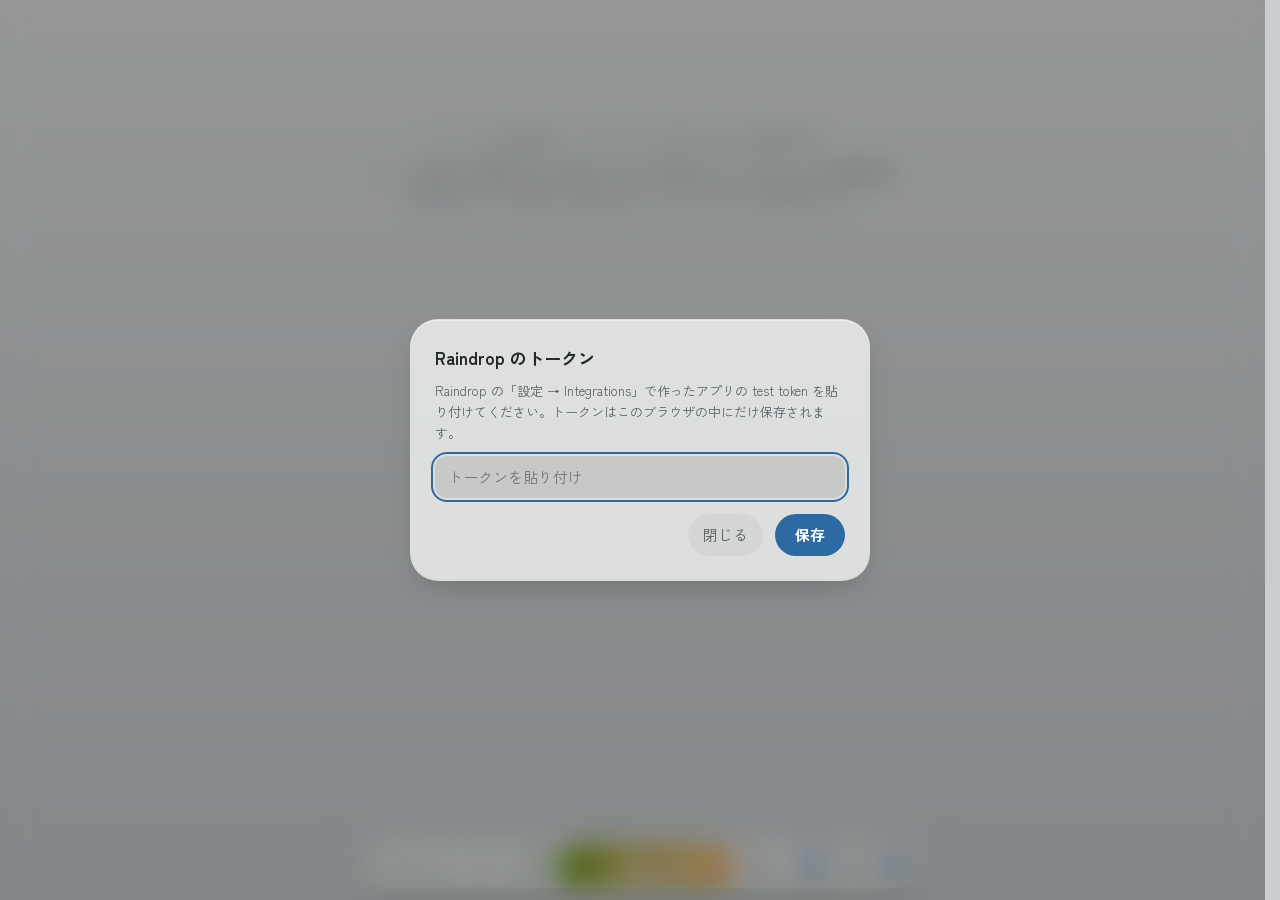
<file: index.html>
<!doctype html>
<html lang="ja">
<head>
<meta charset="utf-8">
<meta name="viewport" content="width=device-width, initial-scale=1">
<title>Raindrop シャッフル</title>
<link rel="icon" type="image/png" sizes="64x64" href="[data-uri]">
<link rel="icon" type="image/png" sizes="192x192" href="app-192.png">
<link rel="icon" type="image/png" sizes="512x512" href="app-512.png">
<link rel="apple-touch-icon" href="[data-uri]">
<link rel="manifest" href="manifest.webmanifest">
<meta name="robots" content="noindex, nofollow">
<!-- 参照元を送らない（X の動画は参照元付きだと 403 で弾かれる。YouTube は iframe 側で個別に送る） -->
<meta name="referrer" content="no-referrer">
<meta name="application-name" content="Raindrop シャッフル">
<meta name="theme-color" content="#2e3034">
<link rel="preconnect" href="https://fonts.googleapis.com">
<link href="https://fonts.googleapis.com/css2?family=Zen+Kaku+Gothic+New:wght@400;700&display=swap" rel="stylesheet">
<!-- ファイルの一覧（読み込む順。機能ごとに寄せてある。読み込みの最中に後ろのファイルのものを使わないこと：rd-shuffle-dev の tools/order-check.mjs で確かめる）
  app.css        見た目のすべて
  js/core.js      土台：定数・道具・store・state・api・読み込みと更新（新着・変更分・すべて）・handleError・idbDo
  js/filter.js    絞り込み・絞り込みの画面・プリセット
  js/list.js      一覧の並べ方（render appendMore 並び順）・石積み・カード・サムネ・一段奥の画面・戻る・サムネが出ないもの
  js/preview.js   プレビュー（開く・送る・閉じる・タップ）・動画・回転・省データ・ズーム・明るさ
  js/edit.js      情報の画面（開け閉め・大きさ・中身）・選ぶ部品・おすすめ・類似画像からのタグ
  js/select.js    まとめて変える・複数選択・長押しのメニュー
  js/settings.js  設定の画面・トークン・メニュー・表示の切り替え（キャプション・省データ・カーソル・カードの大きさ・読み込む数）
  js/heat-sync.js ♥ と熱・設定の同期
  js/backup.js    バックアップ
  js/xsplit.js    X の投稿の画像を1枚ずつ別のブックマークに分ける（最初の1回の調べと作成・新着の自動）・プレビューの「n/N」
  js/similar.js   類似画像の地図・類似画像・範囲で探す
  js/main.js      貼り付け・キー操作・起動（いちばん最後）
  ?v= は版の番号。公開の前に rd-shuffle-dev の bump.sh で上げる -->
<link rel="stylesheet" href="app.css?v=202611222005">
</head>
<body>
<!-- 下に浮かぶ帯（もとは上のバー。部品の id はそのまま）。PC は左端にアプリ名、右に表示の3つ -->
<header class="band">
  <h1>Raindrop シャッフル</h1>
  <button type="button" class="filter-btn" id="filterBtn" title="絞り込み（F）">
    <svg class="ic" viewBox="0 0 16 16" aria-hidden="true"><path d="M2 3h12l-4.6 5.6V13l-2.8-1.4V8.6z" fill="none" stroke="currentColor" stroke-width="1.5" stroke-linejoin="round"/></svg>
    <span id="filterLabel">すべて</span>
  </button>
  <div class="menu-wrap sort-wrap">
    <!-- シャッフル：押すとシャッフル、長押し・右クリックで並び順。PC だけ右に ▾ -->
    <div class="sort-ctl" id="sortCtl">
      <button type="button" class="sort-shuffle" id="shuffle" title="シャッフル（R）・長押しで並び順" aria-label="シャッフル"><svg class="ic" viewBox="0 0 16 16" aria-hidden="true"><path d="M2 4.5h2.2c1.4 0 2.4.7 3.2 1.9l1.2 1.8c.8 1.2 1.8 1.9 3.2 1.9H14M2 11.5h2.2c1.4 0 2.4-.7 3.2-1.9M9.2 6.4c.8-1.2 1.8-1.9 3.2-1.9H14M12 2.5l2 2-2 2M12 9.5l2 2-2 2" fill="none" stroke="currentColor" stroke-width="1.5" stroke-linecap="round" stroke-linejoin="round"/></svg><span id="sortLabel">シャッフル</span></button>
      <button type="button" class="sort-btn" id="sortBtn" aria-haspopup="true" aria-expanded="false" aria-controls="sortMenu" title="並び順" aria-label="並び順"><svg class="ico chev" viewBox="0 0 20 20" fill="none" stroke="currentColor" stroke-width="1.5" stroke-linecap="round" stroke-linejoin="round" aria-hidden="true"><path d="M5.5 8l4.5 4.5L14.5 8"/></svg></button>
    </div>
    <div class="menu sort-menu" id="sortMenu" hidden>
      <button type="button" class="menu-item" data-sort="shuffle"><span>ランダム</span></button>
      <button type="button" class="menu-item" data-sort="new"><span>新しい順</span></button>
      <button type="button" class="menu-item" data-sort="old"><span>古い順</span></button>
      <button type="button" class="menu-item" data-sort="title"><span>タイトル順</span></button>
      <button type="button" class="menu-item" data-sort="liked"><span>♥ した順</span></button>
    </div>
  </div>
  <div class="deep-bar" id="deepBar">
    <button type="button" class="deep-back" id="backBtn" title="元の一覧に戻る" aria-label="元の一覧に戻る"><svg class="ico" viewBox="0 0 20 20" fill="none" stroke="currentColor" stroke-width="1.5" stroke-linecap="round" stroke-linejoin="round" aria-hidden="true"><path d="M12.5 4l-6 6 6 6"/></svg><span>一覧</span></button>
    <div class="deep-path" id="deepPath" role="navigation" aria-label="たどった道すじ"></div>
    <div class="deep-title"><span id="deepName"></span><span class="deep-sub" id="deepSub"></span></div>
    <span class="deep-right"><button type="button" class="tool-btn" id="simFilterBtn" title="絞り込み（F）" aria-label="絞り込み" hidden><svg class="ic" viewBox="0 0 16 16" aria-hidden="true"><path d="M2 3h12l-4.6 5.6V13l-2.8-1.4V8.6z" fill="none" stroke="currentColor" stroke-width="1.5" stroke-linejoin="round"/></svg></button></span>
  </div>
  <div class="menu-wrap">
    <button type="button" class="tool-btn" id="viewBtn" aria-haspopup="true" aria-expanded="false" aria-controls="viewMenu" title="メニュー" aria-label="メニュー">
      <svg class="ico" viewBox="0 0 20 20" fill="none" stroke="currentColor" stroke-width="1.5" stroke-linecap="round" aria-hidden="true"><path d="M4 5.5h12M4 10h12M4 14.5h12"/></svg>
    </button>
    <div class="menu" id="viewMenu" hidden>
      <button type="button" class="menu-item menu-row" id="sortRow" aria-haspopup="true" aria-controls="sortMenu"><span>並び順</span><span class="menu-val"><span id="sortRowVal">ランダム</span><svg class="ico" viewBox="0 0 20 20" fill="none" stroke="currentColor" stroke-width="1.5" stroke-linecap="round" stroke-linejoin="round" aria-hidden="true"><path d="M7.5 4.5l5.5 5.5-5.5 5.5"/></svg></span></button>
      <div class="menu-size"><label for="size">カードの大きさ</label><input type="range" id="size" min="90" max="380" step="5"></div>
      <label class="menu-item menu-row switch menu-saver"><span>省データモード</span><input type="checkbox" id="saverMenu"></label>
      <label class="menu-item menu-row switch menu-fold" hidden><span>同じツイートの画像をスタック</span><input type="checkbox" id="foldMenu"></label>
      <button type="button" class="menu-item menu-row menu-dup" id="ntFetch" hidden><span>リンク先の画像を付ける</span><span class="menu-val" id="ntFetchVal"></span></button>
      <button type="button" class="menu-item menu-row menu-dup" id="dupTrash" hidden><span>重複をゴミ箱へ</span><span class="menu-val" id="dupTrashVal"></span></button>
      <button type="button" class="menu-item menu-row" id="updDiff"><span>Raindrop から更新</span><span class="menu-val" id="updDiffVal"></span></button>
      <hr>
      <button type="button" class="menu-item" id="settings">設定…</button>
    </div>
  </div>
  <span class="band-sep" aria-hidden="true"></span>
  <div class="st-icons" id="stIcons">
    <button type="button" class="st-ic" id="stCap" aria-pressed="false" title="キャプション（C）" aria-label="キャプション"><svg class="ico" viewBox="0 0 20 20" fill="none" stroke="currentColor" stroke-width="1.5" stroke-linecap="round" stroke-linejoin="round" aria-hidden="true"><rect x="3" y="3.5" width="14" height="9" rx="1.5"/><path d="M4 15.5h12"/></svg></button>
    <button type="button" class="st-ic" id="stSaver" aria-pressed="false" title="省データモード" aria-label="省データモード"><svg class="ico" viewBox="0 0 20 20" fill="none" stroke="currentColor" stroke-width="1.5" stroke-linecap="round" stroke-linejoin="round" aria-hidden="true"><path d="M4.5 15.5C4.5 8.5 9 4.5 16 4.5c0 7-4.5 11-11.5 11zM4.5 15.5l6-6"/></svg></button>
    <button type="button" class="st-ic" id="stCur" aria-pressed="false" title="カーソルを自動で隠す（H）" aria-label="カーソルを自動で隠す"><svg class="ico" viewBox="0 0 20 20" fill="none" stroke="currentColor" stroke-width="1.5" stroke-linecap="round" stroke-linejoin="round" aria-hidden="true"><path d="M5.5 3v13l3.6-3.4 2.6 5.4 2-1-2.6-5.2h4.9z"/></svg></button>
  </div>
</header>

<main>
  <div class="status" id="status" aria-live="polite"></div>
  <div class="grid" id="grid"></div>
  <div class="more" id="more" hidden></div>
  <div class="sim-none" id="simNone" hidden><p>合うものがありません</p><button type="button" class="icon-btn" id="simNoneBtn">絞り込みを変える</button></div>
  <div class="sel-spacer" id="selSpacer" hidden></div>
  <div class="empty" id="empty">
    <p>シャッフルを押すと、ブックマークがランダムに並びます。</p>
    <p>カードを押すと画像が大きく開き、右上の水滴ボタンで Raindrop の編集画面が開きます。下の帯の「絞り込み」でフォルダやタグを選べます。</p>
  </div>
</main>

<!-- カードの長押し・右クリックのメニュー（中身は select.js の openPressMenu が作る） -->
<div class="menu press-menu" id="pressMenu" role="menu" hidden></div>

<div class="selbar" id="selBar" hidden>
  <div class="sel-pop" id="selPop" hidden></div>
  <div class="sel-row">
    <button type="button" class="sel-x" id="selClose" aria-label="選択をやめる" title="選択をやめる（Esc）"><svg class="ico" viewBox="0 0 20 20" fill="none" stroke="currentColor" stroke-width="1.5" stroke-linecap="round" aria-hidden="true"><path d="M5 5l10 10M15 5L5 15"/></svg></button>
    <span class="sel-count" id="selCount"></span>
    <button type="button" class="sel-btn" id="selAll" title="今表示しているカードを全部選ぶ">全部選ぶ</button>
    <span class="spacer"></span>
    <button type="button" class="sel-btn main" id="selMove" aria-pressed="false" aria-label="フォルダへ移動"><span class="sel-long">フォルダへ</span>移動</button>
    <button type="button" class="sel-btn main" id="selTag" aria-pressed="false">タグを追加</button>
    <button type="button" class="sel-x" id="selTrash" aria-label="ゴミ箱へ" title="ゴミ箱へ（Delete）"></button>
  </div>
</div>

<!-- 範囲を選ぶ画面：類似画像の画面の上に重ねる -->
<div class="crop" id="crop" hidden>
    <div class="crop-stage" id="cropStage"><div class="crop-pic" id="cropPic"><div class="crop-shade" id="cropShade" hidden><div class="crop-hole" id="cropHole"></div></div><div class="crop-box" id="cropBox" hidden><i data-c="nw"></i><i data-c="ne"></i><i data-c="sw"></i><i data-c="se"></i></div></div></div>
    <div class="crop-bar"><button type="button" class="lb-btn crop-btn" id="cropCancel">キャンセル</button><button type="button" class="crop-btn crop-go" id="cropGo" disabled>この範囲で探す</button></div>
</div>

<dialog id="peek" aria-label="プレビュー">
  <div class="peek-amb" id="peekAmb" aria-hidden="true"><canvas></canvas><canvas></canvas></div>
  <div class="lb-top">
    <button type="button" class="lb-btn lb-ic" id="peekTrash" title="ゴミ箱へ（Delete）" aria-label="ゴミ箱へ（Delete）"></button>
    <button type="button" class="lb-btn lb-ic" id="peekRot" title="右に90度回す（R・Shift+R で左）" aria-label="右に90度回す"><svg viewBox="0 0 16 16" aria-hidden="true"><path d="M12.5 7.5A4.5 4.5 0 1 1 8 3h3.5M9.5 1l2 2-2 2" fill="none" stroke="currentColor" stroke-width="1.5" stroke-linecap="round" stroke-linejoin="round"/></svg></button>
    <button type="button" class="lb-btn lb-ic" id="peekFlip" title="左右反転（F）" aria-label="左右反転" aria-pressed="false"><svg viewBox="0 0 16 16" aria-hidden="true"><path d="M8 1.5v13M6 4 2 12h4zM10 4l4 8h-4z" fill="none" stroke="currentColor" stroke-width="1.5" stroke-linejoin="round"/></svg></button>
    <button type="button" class="lb-btn" id="peekEdit" aria-pressed="false" title="情報（E）">情報</button>
    <a class="lb-btn" id="peekOpen" target="_blank" rel="noopener noreferrer" title="サイトを開く">サイト</a>
    <a class="lb-btn" id="peekRd" target="_blank" rel="noopener" title="Raindrop で開く"><span class="lb-rd-ic"></span><span class="lb-rd-t">Raindrop</span></a>
    <button type="button" class="lb-btn" id="peekClose" aria-label="閉じる" title="閉じる（Esc）"><svg class="ico" viewBox="0 0 20 20" fill="none" stroke="currentColor" stroke-width="1.5" stroke-linecap="round" aria-hidden="true"><path d="M5 5l10 10M15 5L5 15"/></svg><span class="lbl" aria-hidden="true">閉じる</span></button>
  </div>
  <button type="button" class="lb-nav lb-prev" id="peekPrev" aria-label="前へ" title="前へ（←）"><svg class="ico" viewBox="0 0 20 20" fill="none" stroke="currentColor" stroke-width="1.5" stroke-linecap="round" stroke-linejoin="round" aria-hidden="true"><path d="M12.5 4l-6 6 6 6"/></svg></button>
  <button type="button" class="lb-nav lb-next" id="peekNext" aria-label="次へ" title="次へ（→）"><svg class="ico" viewBox="0 0 20 20" fill="none" stroke="currentColor" stroke-width="1.5" stroke-linecap="round" stroke-linejoin="round" aria-hidden="true"><path d="M7.5 4l6 6-6 6"/></svg></button>
  <div class="peek-body" id="peekBody" tabindex="-1" autofocus><div class="zoomer" id="zoomer"></div><div class="peek-dim" id="peekDim"></div></div>
  <div class="zoom-ind" id="zoomInd"></div>
  <div class="peek-lvl" id="peekLvl" aria-hidden="true"><span id="peekLvlV"></span><div class="peek-lvl-bar"><i id="peekLvlFill"></i></div></div>
  <button type="button" class="lb-like" id="peekLike" aria-pressed="false" data-n="0"><span id="peekLikeV"></span><span class="lb-like-n" id="peekLikeN"></span></button>
  <button type="button" class="lb-hq" id="peekHq" hidden title="元の大きさで読み込む（Q）">高画質で見る</button>
  <div class="lb-cap" id="peekCap"><button type="button" class="lb-btn lb-bright" id="peekBright" hidden title="明るさを100%に戻す（B）" aria-label="明るさを100%に戻す"><svg viewBox="0 0 16 16" aria-hidden="true"><circle cx="8" cy="8" r="2.6" fill="none" stroke="currentColor" stroke-width="1.5"/><path d="M8 1.5v1.6M8 12.9v1.6M1.5 8h1.6M12.9 8h1.6M3.4 3.4l1.1 1.1M11.5 11.5l1.1 1.1M3.4 12.6l1.1-1.1M11.5 4.5l1.1-1.1" stroke="currentColor" stroke-width="1.5" stroke-linecap="round"/></svg><span id="peekBrightV"></span></button><button type="button" class="lb-info" id="peekInfo" title="情報（E）"><span class="lb-cap-t" id="peekCapT"></span><span class="lb-cap-d" id="peekCapD"></span></button><div class="lb-sim" id="peekSimBox"><button type="button" id="peekPost" hidden title="同じ投稿の画像" aria-label="同じ投稿の画像"></button><button type="button" id="peekSim" title="類似画像（S）">類似画像</button></div></div>
  <div class="lb-edit" id="edPanel" hidden></div>
  <div class="lb-toast" id="edToast" hidden role="status"><span id="edToastMsg"></span><button type="button" id="edUndo">元に戻す</button></div>
</dialog>

<dialog id="filterDlg" aria-labelledby="filterTitle">
  <div class="fd-head">
    <h2 id="filterTitle" tabindex="-1" autofocus>絞り込み</h2>
    <span class="fd-hit" id="fdHit"></span>
  </div>
  <div class="fd-presets" id="fdPresets"></div>
  <div class="fd-picked" id="fdPicked"></div>
  <div class="seg fd-tabs" id="fdTabs" role="group" aria-label="絞り込みの種類">
    <button type="button" data-tab="folder">フォルダ</button>
    <button type="button" data-tab="tag">タグ</button>
    <button type="button" data-tab="other">その他</button>
  </div>
  <div class="fd-pane" id="fdListPane">
    <input type="search" id="fdSearch" autocomplete="off">
    <div class="fd-match" id="fdMatch">
      <span>「含む」のタグが2つ以上のとき</span>
      <div class="seg" id="fdMatchSeg">
        <button type="button" data-match="any">どれか1つ</button>
        <button type="button" data-match="all">全部</button>
      </div>
    </div>
    <div class="fd-list" id="fdList"></div>
  </div>
  <div class="fd-pane" id="fdOtherPane" hidden>
    <div class="fd-label">種類</div>
    <div class="fd-types" id="fdTypes">
      <button type="button" data-type="">すべて</button>
      <button type="button" data-type="image">画像</button>
      <button type="button" data-type="video">動画</button>
      <button type="button" data-type="article">記事</button>
      <button type="button" data-type="link">リンク</button>
      <button type="button" data-type="document">ドキュメント</button>
      <button type="button" data-type="audio">音声</button>
    </div>
    <div class="fd-label">言葉で探す</div>
    <input type="search" id="fdQ" placeholder="例：背景 夜" autocomplete="off">
    <p class="fd-note">タイトル・URL・タグ名・フォルダ名の中から探します。スペースで区切ると、全部を含むものだけになります。ページの本文や Raindrop のメモは対象外です。</p>
    <div class="fd-nt"><button type="button" class="fd-nt-btn" id="fdDup"><span>重複して保存したもの</span><span class="menu-val" id="fdDupVal"></span></button><button type="button" class="fd-nt-btn" id="fdNt"><span>サムネイルが出ないもの</span><span class="menu-val" id="fdNtVal"></span></button></div>
  </div>
  <div class="fd-foot">
    <button type="button" class="icon-btn" id="fdClear">すべて解除</button>
    <span class="spacer"></span>
    <button type="button" class="icon-btn" id="fdCancel">キャンセル</button>
    <button type="button" class="shuffle" id="fdOk">表示する</button>
  </div>
</dialog>

<dialog id="setDlg" class="set-dlg" aria-labelledby="setTitle">
  <div class="set-grip" id="setGrip" aria-hidden="true"></div>
  <div class="set-head">
    <h2 id="setTitle" tabindex="-1" autofocus>設定</h2>
    <button type="button" class="set-done" id="setDone">完了</button>
    <button type="button" class="set-x" id="setX" aria-label="閉じる"><svg class="ico" viewBox="0 0 20 20" fill="none" stroke="currentColor" stroke-width="1.5" stroke-linecap="round" aria-hidden="true"><path d="M5 5l10 10M15 5L5 15"/></svg></button>
  </div>
  <div class="set-body">
    <div class="set-col">
      <h3>表示</h3>
      <div class="set-group">
        <div class="set-row bg-row"><span>背景</span><div class="bg-sws" id="bgSws" role="group" aria-label="背景"><button type="button" class="bg-sw bg-auto" data-bg="auto" title="自動（画面の明るさに合わせる）" aria-label="自動（画面の明るさに合わせる）"></button><button type="button" class="bg-sw" data-bg="#121315" style="--c:#121315" title="黒" aria-label="黒"></button><button type="button" class="bg-sw" data-bg="#1f2124" style="--c:#1f2124" title="暗い灰" aria-label="暗い灰"></button><button type="button" class="bg-sw" data-bg="#2e3034" style="--c:#2e3034" title="灰" aria-label="灰"></button><button type="button" class="bg-sw" data-bg="#43464b" style="--c:#43464b" title="明るめの灰" aria-label="明るめの灰"></button><span class="bg-sw bg-pick" id="bgPickSw"><input type="color" id="bgPick" title="自分で選ぶ" aria-label="自分で選ぶ"></span></div></div>
        <label class="set-row switch"><span>キャプション</span><input type="checkbox" id="capToggle"></label>
        <div class="set-row"><span>一度に読み込む数</span><div class="seg set-seg" id="countSeg" role="group" aria-label="一度に読み込む数"><button type="button" data-n="20">20</button><button type="button" data-n="40">40</button><button type="button" data-n="80">80</button></div></div>
        <label class="set-row switch"><span>省データモード</span><input type="checkbox" id="saverToggle"></label>
        <div class="cur-group" id="curGroup">
          <label class="set-row switch"><span>カーソルを自動で隠す</span><input type="checkbox" id="curToggle"></label>
          <div class="set-row sub"><label for="wake">再表示までの移動量</label><input type="range" id="wake" min="30" max="1200" step="10"><output id="wakeVal" for="wake" class="set-val"></output></div>
        </div>
      </div>
      <h3>♥ の優先度</h3>
      <div class="set-group">
        <div class="set-row"><label for="heatPct">強さ</label><input type="range" id="heatPct" min="0" max="100" step="10"><output id="heatPctVal" for="heatPct" class="set-val"></output></div>
        <label class="set-row switch"><span>閲覧履歴も反映</span><input type="checkbox" id="heatImpToggle"></label>
      </div>
    </div>
    <div class="set-col">
      <h3>類似画像</h3>
      <div class="set-group">
        <div class="set-row"><span class="map-state" id="mapState"></span><button type="button" class="icon-btn" id="mapUpd">更新</button></div>
      </div>
      <h3>バックアップ</h3>
      <div class="set-group" id="bkGroup">
        <div class="set-row"><span>保存していない変更</span><span class="bk-val" id="bkCount"></span></div>
        <div class="set-row"><span>前回</span><span class="bk-val" id="bkAt"></span></div>
        <button type="button" class="set-row set-act" id="bkNow">今すぐ保存</button>
      </div>
      <div id="bkAutoSec" hidden>
        <h3>自動バックアップ</h3>
        <div class="set-group" id="bkAutoGroup">
          <label class="set-row switch"><span>自動で保存</span><input type="checkbox" id="bkAutoToggle"></label>
          <div class="set-row"><span>保存先</span><span class="bk-val" id="bkDir"></span><button type="button" class="icon-btn" id="bkPick">選ぶ</button></div>
        </div>
      </div>
      <h3>Raindrop</h3>
      <div class="set-group">
        <button type="button" class="set-row set-act" id="refresh">すべて再取得</button>
        <div class="set-row"><span>トークン</span><button type="button" class="icon-btn" id="tokenBtn">変更</button></div>
      </div>
      <div class="set-pc">
        <h3>キーの一覧</h3>
        <div class="set-group set-keys"><div class="set-keys-h">一覧</div><kbd>R</kbd><span>シャッフル</span><kbd>F</kbd><span>絞り込み</span><kbd>/</kbd><span>言葉で探す</span><kbd>C</kbd><span>キャプション</span><kbd>H</kbd><span>カーソルを隠す</span><kbd>1 2 3</kbd><span>カードの大きさ</span><kbd>Space</kbd><span>下のメニューを隠す・出す</span><kbd>?</kbd><span>キーの一覧（押している間）</span><kbd>Delete</kbd><span>選んだものをゴミ箱へ</span><kbd>⌘Z</kbd><span>元に戻す</span><div class="set-keys-h">プレビュー</div><kbd>← →</kbd><span>前・次</span><kbd>L</kbd><span>♥</span><kbd>S</kbd><span>類似画像</span><kbd>E</kbd><span>情報</span><kbd>T</kbd><span>タグを入力</span><kbd>1〜9</kbd><span>固定タグ</span><kbd>R</kbd><span>回転</span><kbd>F</kbd><span>反転</span><kbd>+ − 0</kbd><span>拡大・縮小・戻す</span><kbd>↑ ↓</kbd><span>明るさ</span><kbd>B</kbd><span>明るさを戻す</span><kbd>Q</kbd><span>高画質</span><kbd>Esc</kbd><span>閉じる</span><kbd>Delete</kbd><span>ゴミ箱へ</span><kbd>⌘Z</kbd><span>元に戻す</span></div>
      </div>
      <div class="set-ver"><span id="setVer"></span><button type="button" class="set-upd" id="setUpd">アップデートを確認</button></div>
    </div>
  </div>
</dialog>

<dialog id="dlg">
  <form method="dialog" id="tokenForm">
    <h2>Raindrop のトークン</h2>
    <p>Raindrop の「設定 → Integrations」で作ったアプリの test token を貼り付けてください。トークンはこのブラウザの中にだけ保存されます。</p>
    <input type="password" id="tokenInput" autocomplete="off" placeholder="トークンを貼り付け">
    <div class="row">
      <button type="button" class="icon-btn" id="cancel">閉じる</button>
      <button type="submit" class="shuffle">保存</button>
    </div>
  </form>
</dialog>
<!-- 「?」を押している間だけ重ねるキーの一覧（PC）。中身は main.js が設定の画面のキーの一覧から写して作る -->
<div id="keyPeek" class="key-peek" popover="manual" aria-hidden="true"></div>

<script src="js/core.js?v=202611222005"></script>
<script src="js/filter.js?v=202611222005"></script>
<script src="js/list.js?v=202611222005"></script>
<script src="js/preview.js?v=202611222005"></script>
<script src="js/edit.js?v=202611222005"></script>
<script src="js/select.js?v=202611222005"></script>
<script src="js/settings.js?v=202611222005"></script>
<script src="js/heat-sync.js?v=202611222005"></script>
<script src="js/backup.js?v=202611222005"></script>
<script src="js/xsplit.js?v=202611222005"></script>
<script src="js/similar.js?v=202611222005"></script>
<script src="js/main.js?v=202611222005"></script>
</body>
</html>
</file>
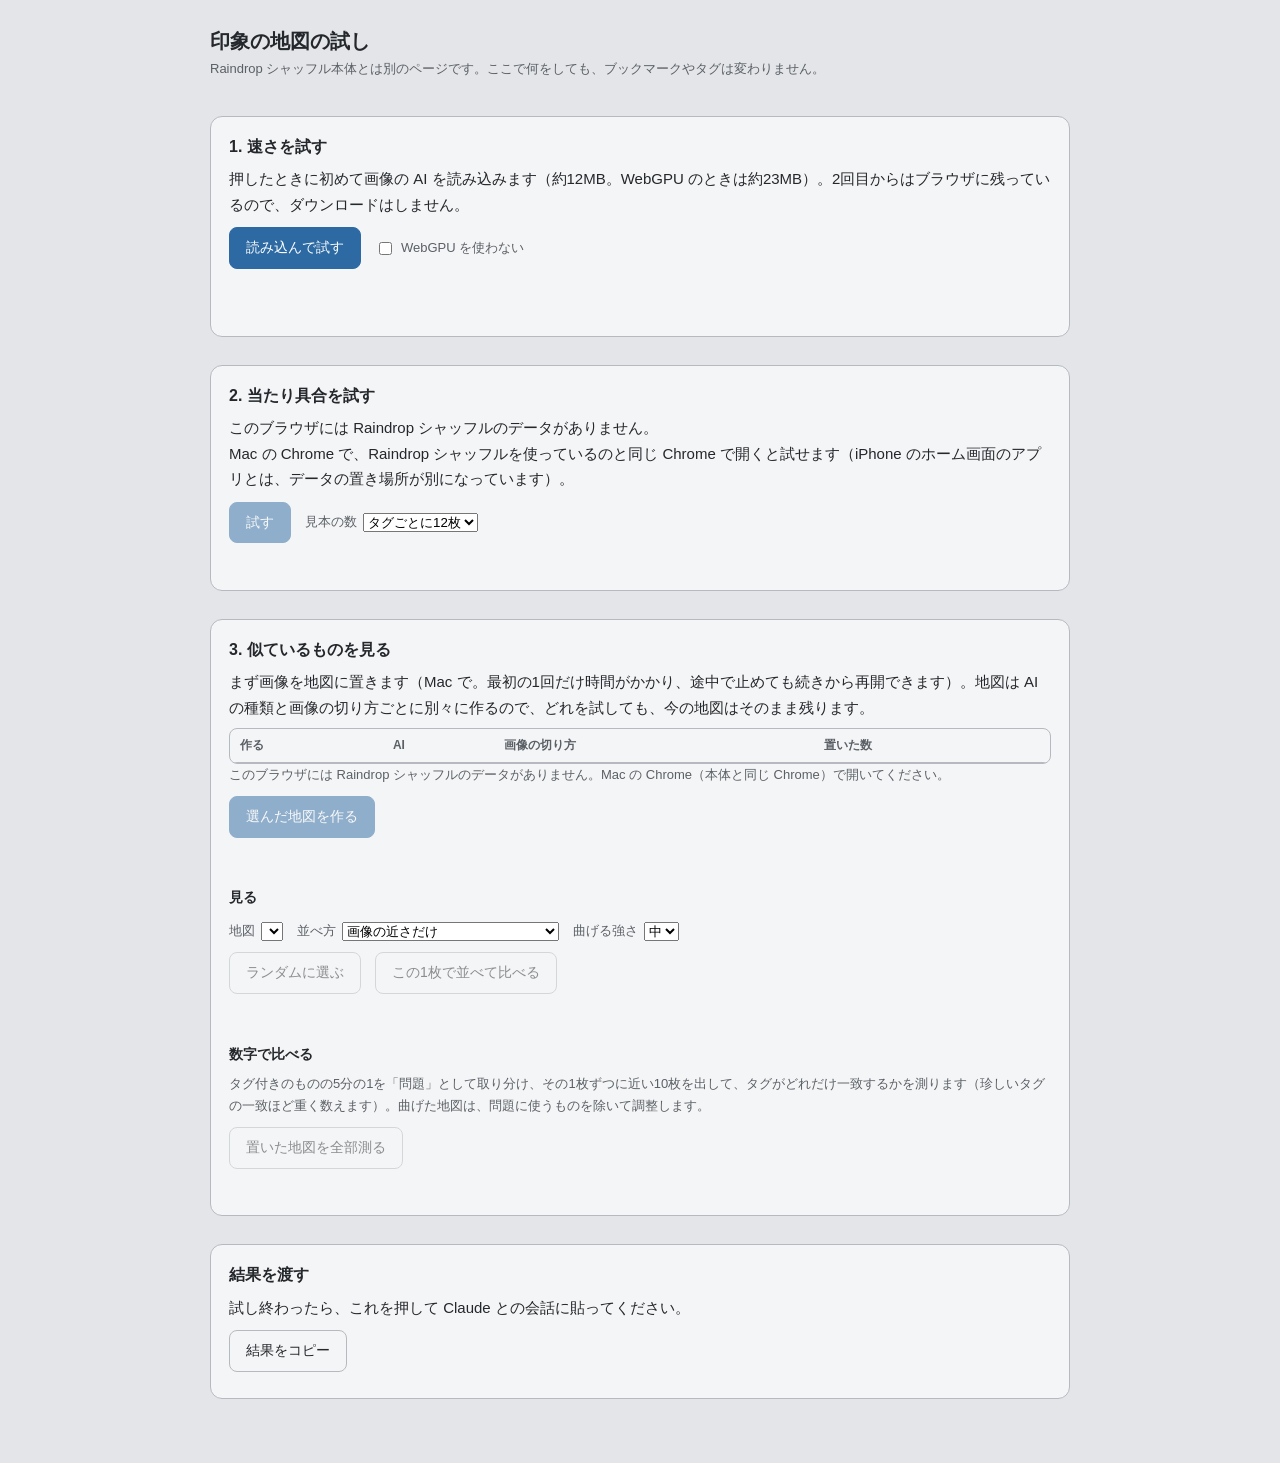
<file: lab.html>
<!doctype html>
<html lang="ja">
<head>
<meta charset="utf-8">
<meta name="viewport" content="width=device-width,initial-scale=1,viewport-fit=cover">
<meta name="robots" content="noindex, nofollow">
<meta name="referrer" content="no-referrer">
<title>印象の地図の試し</title>
<style>
/* 本体とは別の試しページ。画像の AI がこの端末でどれくらい速く動くか、
   あなたのタグをどれくらい当てられるかを確かめる */
:root{
  --bg:#2e3034; --card:#3a3d42; --line:#55595f; --text:#ebecee; --muted:#a2a6ac;
  --accent:#9ec4e8; --accent-ink:#17222d; --good:#9fd6a8; --warn:#e9b27c;
}
@media (prefers-color-scheme: light){
  :root:not([data-theme="dark"]){
    --bg:#e3e5e8; --card:#f4f5f6; --line:#b6bac0; --text:#24272b; --muted:#5b6066;
    --accent:#2d6aa3; --accent-ink:#fff; --good:#2f7a3d; --warn:#9a5a1c;
  }
}
:root[data-theme="dark"]{
  --bg:#2e3034; --card:#3a3d42; --line:#55595f; --text:#ebecee; --muted:#a2a6ac;
  --accent:#9ec4e8; --accent-ink:#17222d; --good:#9fd6a8; --warn:#e9b27c;
}
*{box-sizing:border-box}
html{color-scheme:light dark}
body{
  margin:0; background:var(--bg); color:var(--text);
  font-family:-apple-system,"Hiragino Sans","Noto Sans JP",sans-serif; font-size:15px; line-height:1.7;
  padding:24px max(16px, env(safe-area-inset-right)) 64px max(16px, env(safe-area-inset-left));
}
main{max-width:860px; margin:0 auto; display:flex; flex-direction:column; gap:28px}
h1{font-size:20px; margin:0}
h2{font-size:16px; margin:0 0 6px}
h3{font-size:14px; margin:18px 0 6px}
p{margin:0 0 8px}
.sub{color:var(--muted); font-size:13px}
section{background:var(--card); border:1px solid var(--line); border-radius:12px; padding:16px 18px; min-width:0}
.row{display:flex; flex-wrap:wrap; align-items:center; gap:10px 14px; margin:10px 0}
button{
  font:inherit; font-size:14px; padding:8px 16px; border-radius:8px; border:1px solid var(--accent);
  background:var(--accent); color:var(--accent-ink); cursor:pointer;
}
button.sec{background:transparent; color:var(--text); border-color:var(--line)}
button:disabled{opacity:.5; cursor:default}
label{font-size:13px; color:var(--muted); display:inline-flex; align-items:center; gap:6px}
pre{
  margin:8px 0 0; padding:10px 12px; border-radius:8px; background:var(--bg); border:1px solid var(--line);
  font-size:12px; line-height:1.6; white-space:pre-wrap; overflow-wrap:anywhere; max-height:340px; overflow:auto;
}
pre:empty{display:none}
progress{width:100%; height:8px}
.status{font-size:13px; color:var(--muted); min-height:1.6em}
.big{display:flex; flex-wrap:wrap; gap:10px 28px; margin:10px 0}
.big div{display:flex; flex-direction:column}
.big b{font-size:24px; font-variant-numeric:tabular-nums}
.big span{font-size:12px; color:var(--muted)}
.tbl{overflow-x:auto; border:1px solid var(--line); border-radius:8px}
table{border-collapse:collapse; width:100%; font-size:13px}
th,td{padding:6px 10px; border-bottom:1px solid var(--line); text-align:left; white-space:nowrap}
th{font-size:12px; color:var(--muted); font-weight:600}
td.n{text-align:right; font-variant-numeric:tabular-nums}
tr:last-child td{border-bottom:0}
.bar{display:inline-block; height:6px; border-radius:3px; background:var(--accent); vertical-align:middle; margin-right:6px}
.gal{display:grid; grid-template-columns:repeat(auto-fill, minmax(150px, 1fr)); gap:12px}
.gal figure{margin:0; display:flex; flex-direction:column; gap:6px; min-width:0}
.gal img{width:100%; aspect-ratio:1; object-fit:cover; border-radius:8px; background:var(--bg)}
.gal figcaption{font-size:12px; display:flex; flex-wrap:wrap; gap:4px}
.chip{padding:1px 7px; border-radius:999px; border:1px dashed var(--line)}
.chip.ok{border-style:solid; border-color:var(--good); color:var(--good)}
.err{color:var(--warn)}
/* 3. 似ているもの */
.sim-center{display:grid; grid-template-columns:minmax(0, 260px) 1fr; gap:14px; align-items:start; margin:12px 0}
.sim-center img{width:100%; max-height:360px; object-fit:contain; border-radius:10px; background:var(--bg)}
.sim-center .meta{display:flex; flex-direction:column; gap:6px; min-width:0; font-size:13px}
.sim-center .meta b{font-size:14px; overflow-wrap:anywhere}
.tags{display:flex; flex-wrap:wrap; gap:4px}
.tags span{font-size:11px; padding:0 6px; border-radius:999px; border:1px solid var(--line); color:var(--muted)}
.tags span.same{border-color:var(--good); color:var(--good)}
.simgrid{display:grid; grid-template-columns:repeat(auto-fill, minmax(140px, 1fr)); gap:10px}
.simgrid button{all:unset; cursor:pointer; display:flex; flex-direction:column; gap:4px; min-width:0}
.simgrid img{width:100%; aspect-ratio:1; object-fit:cover; border-radius:8px; background:var(--bg)}
.simgrid button:focus-visible img{outline:2px solid var(--accent); outline-offset:2px}
.cmp h3{margin-top:22px}
.simgrid .pct{font-size:11px; color:var(--muted); font-variant-numeric:tabular-nums}
@media (max-width:560px){ .sim-center{grid-template-columns:1fr} }
</style>
</head>
<body>
<main>
<header>
  <h1>印象の地図の試し</h1>
  <p class="sub">Raindrop シャッフル本体とは別のページです。ここで何をしても、ブックマークやタグは変わりません。</p>
</header>

<section>
  <h2>1. 速さを試す</h2>
  <p>押したときに初めて画像の AI を読み込みます（約12MB。WebGPU のときは約23MB）。2回目からはブラウザに残っているので、ダウンロードはしません。</p>
  <div class="row">
    <button type="button" id="runSpeed">読み込んで試す</button>
    <label><input type="checkbox" id="forceWasm"> WebGPU を使わない</label>
  </div>
  <div class="status" id="speedStatus"></div>
  <div class="big" id="speedBig" hidden></div>
  <pre id="speedOut"></pre>
</section>

<section>
  <h2>2. 当たり具合を試す</h2>
  <p id="accInfo">あなたのデータを確かめています…</p>
  <div class="row">
    <button type="button" id="runAcc" disabled>試す</button>
    <button type="button" class="sec" id="stopAcc" hidden>止める</button>
    <label>見本の数 <select id="perTag"><option value="8">タグごとに8枚</option><option value="12" selected>タグごとに12枚</option><option value="20">タグごとに20枚</option></select></label>
  </div>
  <progress id="prog" max="1" value="0" hidden></progress>
  <div class="status" id="accStatus"></div>
  <div id="accOut"></div>
  <div id="galWrap" hidden>
    <h3>タグなしのものに出る候補</h3>
    <p class="sub">タグが1つも付いていないものから、ランダムに選んでいます。</p>
    <div class="gal" id="gal"></div>
  </div>
</section>

<section>
  <h2>3. 似ているものを見る</h2>
  <p>まず画像を地図に置きます（Mac で。最初の1回だけ時間がかかり、途中で止めても続きから再開できます）。地図は AI の種類と画像の切り方ごとに別々に作るので、どれを試しても、今の地図はそのまま残ります。</p>
  <div class="tbl"><table id="mapTable"><thead><tr><th>作る</th><th>AI</th><th>画像の切り方</th><th>置いた数</th></tr></thead><tbody></tbody></table></div>
  <p class="sub" id="mapInfo">確かめています…</p>
  <div class="row">
    <button type="button" id="buildMap" disabled>選んだ地図を作る</button>
    <button type="button" class="sec" id="stopMap" hidden>止める</button>
  </div>
  <progress id="mapProg" max="1" value="0" hidden></progress>
  <div class="status" id="mapStatus"></div>

  <h3>見る</h3>
  <div class="row">
    <label>地図 <select id="simMap"></select></label>
    <label>並べ方 <select id="simRank">
      <option value="img">画像の近さだけ</option>
      <option value="bend">あなたのタグで曲げた地図</option>
      <option value="boost">画像＋同じタグ・作者を少し上に</option>
      <option value="bendboost">曲げた地図＋同じタグ・作者</option>
    </select></label>
    <label>曲げる強さ <select id="bendW"><option value="0.35">弱</option><option value="0.5" selected>中</option><option value="0.7">強</option></select></label>
  </div>
  <div class="row">
    <button type="button" class="sec" id="simRandom" disabled>ランダムに選ぶ</button>
    <button type="button" class="sec" id="simLiked" hidden>♥ したものから</button>
    <button type="button" class="sec" id="simBack" hidden>戻る</button>
    <button type="button" class="sec" id="simCompare" disabled>この1枚で並べて比べる</button>
  </div>
  <div class="status" id="simStatus"></div>
  <div id="simView"></div>

  <h3>数字で比べる</h3>
  <p class="sub">タグ付きのものの5分の1を「問題」として取り分け、その1枚ずつに近い10枚を出して、タグがどれだけ一致するかを測ります（珍しいタグの一致ほど重く数えます）。曲げた地図は、問題に使うものを除いて調整します。</p>
  <div class="row"><button type="button" class="sec" id="simEval" disabled>置いた地図を全部測る</button></div>
  <div class="status" id="evalStatus"></div>
  <div id="evalOut"></div>
</section>

<section>
  <h2>結果を渡す</h2>
  <p>試し終わったら、これを押して Claude との会話に貼ってください。</p>
  <div class="row"><button type="button" class="sec" id="copy">結果をコピー</button><span class="status" id="copyStatus"></span></div>
</section>
</main>

<script type="module">
const $ = id => document.getElementById(id);
const MODEL = 'Xenova/mobileclip_s0';
const TJS = 'https://cdn.jsdelivr.net/npm/@huggingface/transformers@4.3.0/dist/transformers.min.js';
const report = { env:'', speed:'', acc:'', map:'' };
report.env = `端末: ${navigator.userAgent}\nWebGPU: ${'gpu' in navigator ? 'あり' : 'なし'}`;

// ===== あなたのデータ（本体と同じ場所に保存されているもの。読むだけ） =====
let cache = null;
try{ cache = JSON.parse(localStorage.getItem('rdshuffle:cache') || 'null'); }catch(e){}
const items = (cache && cache.items) || [];

// ===== 画像の AI =====
// 押されるまで何も読み込まない。テストでは window.LAB_FAKE に偽物を入れて動かす。
// 地図は「AI の種類 × 画像の切り方」ごとに別々に保存するので、どれかを試しても今の地図（S0・真ん中で切る）は残る
const MODELS = {
  s0:  { id:'Xenova/mobileclip_s0',        name:'MobileCLIP S0（今の）',            kind:'clip' },
  s2:  { id:'Xenova/mobileclip_s2',        name:'MobileCLIP S2（大きい版）',        kind:'clip' },
  dino:{ id:'onnx-community/dinov2-small', name:'DINOv2 small（見た目そのもの）',  kind:'dino' },
};
const CROPS = { c:'真ん中で切る', m:'全体＋何か所か' };
let lib = null, model = null, device = '';
const loaded = {};
const mb = n => (n / 1048576).toFixed(1) + 'MB';
async function loadModelFor(key, setStatus = () => {}){
  if(loaded[key]) return loaded[key];
  if(window.LAB_FAKE) return (loaded[key] = { key, fake:true, device:'fake', busy:Promise.resolve() });
  lib = lib || await import(TJS);
  const M = MODELS[key];
  const files = new Map();
  const progress_callback = e => {
    if(e.status !== 'progress' || !e.total) return;
    files.set(e.file, [e.loaded, e.total]);
    let a = 0, b = 0; files.forEach(([x, y]) => { a += x; b += y; });
    setStatus(`${M.name} を読み込み中… ${mb(a)} / ${mb(b)}`);
  };
  const processor = await lib.AutoProcessor.from_pretrained(M.id);
  const Cls = M.kind === 'clip' ? lib.CLIPVisionModelWithProjection : lib.AutoModel;
  const gpu = !$('forceWasm').checked && 'gpu' in navigator;
  let m = null, dev = '';
  if(gpu){
    try{ m = await Cls.from_pretrained(M.id, { device:'webgpu', dtype:'fp16', progress_callback }); dev = 'WebGPU（fp16）'; }
    catch(e){ setStatus(`${M.name}：WebGPU で動かせなかったので、WASM に切り替えます… ` + e.message); }
  }
  if(!m){ m = await Cls.from_pretrained(M.id, { device:'wasm', dtype:'q8', progress_callback }); dev = 'WASM（q8）'; }
  return (loaded[key] = { key, kind:M.kind, model:m, processor, device:dev, busy:Promise.resolve() });
}
// 1・2 で使うのは今の AI（S0）
async function loadModel(setStatus){
  const L = await loadModelFor('s0', setStatus);
  model = L; device = L.device;
}
// AI の出した結果から、画像1枚ぶんの位置（長さ1）を取り出す
function vecFrom(out, kind){
  let t = kind === 'clip' ? out.image_embeds : (out.pooler_output || out.last_hidden_state);
  if(t.type && t.type !== 'float32' && t.to) t = t.to('float32');
  const d = t.dims[t.dims.length - 1];
  const v = Float32Array.from(t.data.subarray ? t.data.subarray(0, d) : Array.prototype.slice.call(t.data, 0, d));
  return unit(v);
}
function unit(v){ let s = 0; for(let i = 0; i < v.length; i++) s += v[i] * v[i]; s = Math.sqrt(s) || 1; for(let i = 0; i < v.length; i++) v[i] /= s; return v; }
// 「全体＋何か所か」：全体を余白付きで1枚、細長い画像なら長い向きに3か所、そうでなければ真ん中。結果は平均する
async function viewsOf(blob, crop){
  if(crop !== 'm') return [await lib.RawImage.fromBlob(blob)];
  const bmp = await createImageBitmap(blob);
  const W = bmp.width, H = bmp.height, S = 256;
  const mk = (sx, sy, sw, sh, pad) => {
    const cv = document.createElement('canvas'); cv.width = S; cv.height = S;
    const g = cv.getContext('2d');
    if(pad){ g.fillStyle = '#808080'; g.fillRect(0, 0, S, S); const r = Math.min(S / W, S / H); g.drawImage(bmp, 0, 0, W, H, (S - W * r) / 2, (S - H * r) / 2, W * r, H * r); }
    else g.drawImage(bmp, sx, sy, sw, sh, 0, 0, S, S);
    return lib.RawImage.fromCanvas(cv);
  };
  const m = Math.min(W, H), views = [mk(0, 0, W, H, true)];
  if(Math.max(W, H) / m > 1.25){
    [0, 0.5, 1].forEach(f => { const off = (Math.max(W, H) - m) * f; views.push(W > H ? mk(off, 0, m, m) : mk(0, off, m, m)); });
  }else views.push(mk((W - m) / 2, (H - m) / 2, m, m));
  bmp.close && bmp.close();
  return views;
}
// 画像の取得はいくつも同時に進めてよいが、AI に通すのは1つずつ（AI ごとに順番待ち）
async function embedWith(key, blob, crop){
  const L = loaded[key];
  const views = await viewsOf(blob, crop);
  const run = L.busy.then(async () => {
    const t0 = performance.now();
    let acc = null;
    for(const img of views){
      const v = vecFrom(await L.model(await L.processor(img)), L.kind);
      if(!acc) acc = new Float32Array(v.length);
      for(let i = 0; i < v.length; i++) acc[i] += v[i];
    }
    embed.lastMs = performance.now() - t0;
    return unit(acc);
  });
  L.busy = run.catch(() => {});
  return run;
}
const embedBlob = blob => embedWith('s0', blob, 'c');
async function fetchBlob(url){
  const r = await fetch(url, { mode:'cors', credentials:'omit', referrerPolicy:'no-referrer' });
  if(!r.ok) throw new Error('HTTP ' + r.status);
  return r.blob();
}
async function embed(url){
  if(window.LAB_FAKE) return window.LAB_FAKE.embed(url);
  return embedBlob(await fetchBlob(url));
}
// 画像は小さく縮めてから読む。X と Pinterest は元のサイトから小さいサイズを直接もらう（速い）。
// それ以外や、直接もらえなかったときは縮小サービス経由、それもだめなら元の画像
const small = u => `https://wsrv.nl/?url=${encodeURIComponent(u)}&w=256&h=256&fit=inside&output=jpg&q=80`;
function directSmall(u){
  try{
    const x = new URL(u);
    if(x.hostname === 'pbs.twimg.com'){ x.searchParams.set('name', 'small'); return x.href; }
    if(x.hostname === 'i.pinimg.com'){ x.pathname = x.pathname.replace(/^\/(originals|\d+x\d*)\//, '/236x/'); return x.href; }
  }catch(e){}
  return '';
}
const directOK = new Map();   // サイト → 直接もらえたか（一度だめだったサイトは縮小サービスに回す）
const via = { direct:0, wsrv:0, orig:0 };
async function coverBlob(u){
  const d = directSmall(u), host = d && new URL(d).hostname;
  if(d && directOK.get(host) !== false){
    try{ const b = await fetchBlob(d); directOK.set(host, true); via.direct++; return b; }
    catch(e){ if(!directOK.get(host)) directOK.set(host, false); }
  }
  try{ const b = await fetchBlob(small(u)); via.wsrv++; return b; }
  catch(e){ const b = await fetchBlob(u); via.orig++; return b; }
}
async function embedCover(u){
  if(window.LAB_FAKE) return window.LAB_FAKE.embed(small(u));
  return embedBlob(await coverBlob(u));
}

// 一度作った位置は、このブラウザの中に取っておく（2回目からは速い）
const idb = (() => {
  let dbp = null;
  const open = () => dbp || (dbp = new Promise((res, rej) => {
    const r = indexedDB.open('rdlab', 1);
    r.onupgradeneeded = () => r.result.createObjectStore('emb');
    r.onsuccess = () => res(r.result); r.onerror = () => rej(r.error);
  }));
  const tx = async (mode, fn) => { const db = await open(); return new Promise((res, rej) => { const t = db.transaction('emb', mode); const q = fn(t.objectStore('emb')); t.oncomplete = () => res(q && q.result); t.onerror = () => rej(t.error); }); };
  // 全部を読む（キーと中身の組）
  const all = async () => { const db = await open(); return new Promise((res, rej) => {
    const out = []; const q = db.transaction('emb').objectStore('emb').openCursor();
    q.onsuccess = () => { const c = q.result; if(!c) return res(out); out.push([c.key, c.value]); c.continue(); };
    q.onerror = () => rej(q.error);
  }); };
  const keys = () => tx('readonly', s => s.getAllKeys()).catch(() => []);
  return { get:k => tx('readonly', s => s.get(k)).catch(() => null), set:(k, v) => tx('readwrite', s => s.put(v, k)).catch(() => null), all, keys };
})();
const keyOf = c => (window.LAB_FAKE ? 'fake:' : MODEL + ':') + c;
async function vecOf(it){
  const key = keyOf(it.c);
  const got = await idb.get(key);
  if(got) return got;
  const v = await embedCover(it.c);
  idb.set(key, v);
  return v;
}

// ===== 1. 速さ =====
const sampleUrls = () => {
  const withCover = items.filter(x => x.c);
  if(withCover.length >= 6){
    const pick = [];
    for(let i = 0; i < 6; i++) pick.push(small(withCover[Math.floor(Math.random() * withCover.length)].c));
    return pick;
  }
  const base = 'https://huggingface.co/datasets/Xenova/transformers.js-docs/resolve/main/';
  return ['cats.jpg', 'tiger.jpg', 'cats.jpg', 'tiger.jpg', 'cats.jpg', 'tiger.jpg'].map(f => base + f);
};
$('runSpeed').addEventListener('click', async () => {
  const btn = $('runSpeed'); btn.disabled = true;
  const st = t => { $('speedStatus').textContent = t; };
  const out = [];
  try{
    const firstLoad = !model;
    const t0 = performance.now();
    st('AI を読み込み中…');
    await loadModel(st);
    const load = performance.now() - t0;
    out.push(`読み込み: ${(load / 1000).toFixed(1)} 秒（${firstLoad ? 'このページで初めて' : '読み込み済み'}）・${device}`);
    const urls = sampleUrls();
    const per = [], total = [];
    for(let i = 0; i < urls.length; i++){
      st(`画像を試しています… ${i + 1} / ${urls.length}`);
      const t1 = performance.now();
      try{ await embed(urls[i]); per.push(embed.lastMs || 0); total.push(performance.now() - t1); }
      catch(e){ out.push(`画像 ${i + 1}: 読めませんでした（${e.message}）`); }
    }
    // 1枚目は準備が入るので別に出す
    const avg = a => a.length ? a.reduce((x, y) => x + y, 0) / a.length : 0;
    const warm = per.slice(1), warmT = total.slice(1);
    out.push(`1枚目: AI ${Math.round(per[0] || 0)}ms・画像の取得込み ${Math.round(total[0] || 0)}ms`);
    out.push(`2枚目から: AI 平均 ${Math.round(avg(warm))}ms・画像の取得込み 平均 ${Math.round(avg(warmT))}ms（${warm.length}枚）`);
    $('speedBig').hidden = false;
    $('speedBig').innerHTML = `<div><b>${(load / 1000).toFixed(1)}秒</b><span>読み込み</span></div><div><b>${Math.round(avg(warmT))}ms</b><span>1枚あたり（取得込み）</span></div><div><b>${device}</b><span>動かし方</span></div>`;
    st('終わりました。');
  }catch(e){
    out.push('うまく動きませんでした: ' + (e && e.message || e));
    st('うまく動きませんでした。下の内容をそのまま Claude に貼ってください。');
  }
  $('speedOut').textContent = out.join('\n');
  report.speed = out.join('\n');
  btn.disabled = false;
});

// ===== 2. 当たり具合 =====
// 作者名のタグは見た目では当てられないので外す（本体のおすすめと同じ見分け方）
function authorKey(url){
  let u; try{ u = new URL(url); }catch(e){ return ''; }
  const host = u.hostname.replace(/^(www|mobile|m)\./, '');
  const seg = u.pathname.split('/').filter(Boolean);
  if(host === 'x.com' || host === 'twitter.com'){ const s = seg[0] && seg[0].toLowerCase(); return s && s !== 'i' && /^status/.test(seg[1] || '') ? 'x:' + s : ''; }
  if(host === 'bsky.app') return seg[0] === 'profile' && seg[1] ? 'bsky:' + seg[1].toLowerCase() : '';
  if(host === 'deviantart.com') return seg[0] && seg[1] === 'art' ? 'da:' + seg[0].toLowerCase() : '';
  if(host === 'instagram.com') return seg[0] && !['p', 'reel', 'reels', 'stories', 'explore'].includes(seg[0]) ? 'ig:' + seg[0].toLowerCase() : '';
  if(/\.tumblr\.com$/.test(host) && host !== 'www.tumblr.com') return 'tb:' + host.split('.')[0];
  if(host === 'youtube.com' && seg[0] && seg[0][0] === '@') return 'yt:' + seg[0].toLowerCase();
  return '';
}
function findAuthorTags(tagged){
  const byAuthor = new Map(), tagAuthors = new Map();
  tagged.forEach(it => {
    const a = authorKey(it.l);
    if(a) byAuthor.set(a, (byAuthor.get(a) || 0) + 1);
    it.g.forEach(t => { let arr = tagAuthors.get(t); if(!arr){ arr = []; tagAuthors.set(t, arr); } arr.push(a); });
  });
  const plain = s => s.toLowerCase().replace(/[\s_.\-@]/g, '');
  const handles = new Set([...byAuthor.keys()].map(a => plain(a.split(':')[1])));
  const out = new Set();
  tagAuthors.forEach((authors, t) => {
    if(handles.has(plain(t))) { out.add(t); return; }
    const known = authors.filter(Boolean);
    if(known.length < 2) return;
    const c = new Map(); known.forEach(a => c.set(a, (c.get(a) || 0) + 1));
    let top = '', max = 0; c.forEach((v, a) => { if(v > max){ max = v; top = a; } });
    if(max / authors.length >= 0.8 && max / byAuthor.get(top) >= 0.5) out.add(t);
  });
  return out;
}

// タグ付きのものは「全部付いている」前提。タグなしは見本にも答え合わせにも使わない
const tagged = items.filter(x => x.c && (x.g || []).length);
const untagged = items.filter(x => x.c && !(x.g || []).length);
const authorTags = findAuthorTags(items.filter(x => (x.g || []).length));
const tagCount = new Map();
tagged.forEach(it => it.g.forEach(t => { if(!authorTags.has(t)) tagCount.set(t, (tagCount.get(t) || 0) + 1); }));
const usable = [...tagCount].filter(([, n]) => n >= 3).map(([t]) => t);
if(!items.length){
  $('accInfo').innerHTML = 'このブラウザには Raindrop シャッフルのデータがありません。<br>Mac の Chrome で、Raindrop シャッフルを使っているのと同じ Chrome で開くと試せます（iPhone のホーム画面のアプリとは、データの置き場所が別になっています）。';
}else{
  $('accInfo').textContent = `タグ付き ${tagged.length} 件・タグなし ${untagged.length} 件（画像のあるもの）。作者名と見なしたタグ ${authorTags.size} 個は外して、3件以上あるタグ ${usable.length} 個で試します。`;
  $('runAcc').disabled = !usable.length;
}

let stopFlag = false;
$('stopAcc').addEventListener('click', () => { stopFlag = true; });
const shuffle = a => { for(let i = a.length - 1; i > 0; i--){ const j = Math.floor(Math.random() * (i + 1)); [a[i], a[j]] = [a[j], a[i]]; } return a; };
const dot = (a, b) => { let s = 0; for(let i = 0; i < a.length; i++) s += a[i] * b[i]; return s; };
// 近いものから10件を見て、近いほど強く票を入れる
function vote(v, pool, skip){
  const near = [];
  for(const p of pool){ if(p.it === skip) continue; near.push([dot(v, p.v), p]); }
  near.sort((a, b) => b[0] - a[0]);
  const top = near.slice(0, 10);
  const score = new Map(); let sum = 0;
  top.forEach(([s, p]) => { const w = Math.exp(s / 0.07); sum += w; p.tags.forEach(t => score.set(t, (score.get(t) || 0) + w)); });
  return [...score].map(([t, w]) => [t, w / (sum || 1)]).sort((a, b) => b[1] - a[1]);
}

$('runAcc').addEventListener('click', async () => {
  stopFlag = false;
  $('runAcc').disabled = true; $('stopAcc').hidden = false; $('prog').hidden = false;
  const st = t => { $('accStatus').textContent = t; };
  const lines = [];
  try{
    st('AI を読み込み中…');
    await loadModel(st);
    // 見本：少ないタグから順に、タグごとに決めた数だけ選ぶ（全部は読まない）
    const per = +$('perTag').value;
    const byTag = new Map(usable.map(t => [t, shuffle(tagged.filter(it => it.g.includes(t)))]));
    const chosen = new Set();
    [...usable].sort((a, b) => tagCount.get(a) - tagCount.get(b)).forEach(t => {
      let have = 0; byTag.get(t).forEach(it => { if(chosen.has(it)) have++; });
      for(const it of byTag.get(t)){ if(have >= per) break; if(!chosen.has(it)){ chosen.add(it); have++; } }
    });
    const sample = [...chosen];
    const gal = shuffle(untagged.slice()).slice(0, 12);
    const todo = [...sample, ...gal];
    const pool = [], galVecs = new Map();
    let fail = 0;
    const t0 = performance.now();
    for(let i = 0; i < todo.length; i++){
      if(stopFlag) break;
      $('prog').value = i / todo.length;
      const left = i ? (performance.now() - t0) / i * (todo.length - i) / 1000 : 0;
      st(`画像を地図に置いています… ${i + 1} / ${todo.length}${i > 3 ? `（あと約 ${Math.ceil(left / 60)} 分）` : ''}`);
      const it = todo[i];
      try{
        const v = await vecOf(it);
        if(i < sample.length) pool.push({ it, v, tags:it.g.filter(t => usable.includes(t)) });
        else galVecs.set(it, v);
      }catch(e){ fail++; }
    }
    $('prog').value = 1;
    const secs = (performance.now() - t0) / 1000;
    lines.push(`見本 ${pool.length} 枚（タグごとに最大 ${per} 枚）・読めなかった画像 ${fail} 枚・かかった時間 ${Math.round(secs)} 秒・${device}`);

    // 答え合わせ：見本の1枚ずつを隠して、ほかの見本から当てる
    let hit3 = 0, right3 = 0, base3 = 0;
    const st3 = new Map(usable.map(t => [t, { n:0, found:0, said:0, right:0 }]));
    const common = [...tagCount].filter(([t]) => usable.includes(t)).sort((a, b) => b[1] - a[1]).slice(0, 3).map(([t]) => t);
    pool.forEach(p => {
      const truth = new Set(p.tags);
      const guess = vote(p.v, pool, p.it).map(([t]) => t);
      const top3 = guess.slice(0, 3), top5 = guess.slice(0, 5);
      if(top3.some(t => truth.has(t))) hit3++;
      right3 += top3.filter(t => truth.has(t)).length;
      if(common.some(t => truth.has(t))) base3++;
      truth.forEach(t => { const s = st3.get(t); s.n++; if(top5.includes(t)) s.found++; });
      top3.forEach(t => { const s = st3.get(t); s.said++; if(truth.has(t)) s.right++; });
    });
    const pct = (a, b) => b ? Math.round(a / b * 100) : 0;
    const P = pool.length;
    lines.push(`上位3つに1つでも正解が入った: ${pct(hit3, P)}%（何も見ずに一番多いタグ3つを出した場合: ${pct(base3, P)}%）`);
    lines.push(`上位3つのうち正解だった割合: ${pct(right3, P * 3)}%`);
    const rows = [...st3].filter(([, s]) => s.n).sort((a, b) => tagCount.get(b[0]) - tagCount.get(a[0]));
    lines.push('', 'タグ\t全体の件数\t拾えた（上位5に入った）\t出したとき当たった（上位3）');
    rows.forEach(([t, s]) => lines.push(`${t}\t${tagCount.get(t)}\t${pct(s.found, s.n)}%（${s.found}/${s.n}）\t${s.said ? pct(s.right, s.said) + '%（' + s.right + '/' + s.said + '）' : '-'}`));

    const bar = v => `<span class="bar" style="width:${Math.max(2, v * 0.6)}px"></span>${v}%`;
    $('accOut').innerHTML = `
      <div class="big">
        <div><b>${pct(hit3, P)}%</b><span>上位3つに正解が入った</span></div>
        <div><b>${pct(base3, P)}%</b><span>見ずに多いタグを出した場合</span></div>
        <div><b>${pct(right3, P * 3)}%</b><span>上位3つの正解率</span></div>
      </div>
      <p class="sub">見本 ${P} 枚・読めなかった画像 ${fail} 枚・${Math.round(secs)} 秒・${device}。「拾えた」は、そのタグが付いているものを隠して当てたとき、候補の上位5つに入った割合。「当たった」は、候補の上位3つに出したとき、本当に付いていた割合。</p>
      <div class="tbl"><table><thead><tr><th>タグ</th><th>件数</th><th>拾えた</th><th>当たった</th></tr></thead><tbody>
      ${rows.map(([t, s]) => `<tr><td>${esc(t)}</td><td class="n">${tagCount.get(t)}</td><td>${bar(pct(s.found, s.n))}</td><td>${s.said ? bar(pct(s.right, s.said)) : '-'}</td></tr>`).join('')}
      </tbody></table></div>`;

    // タグなしのものに出る候補
    const g = $('gal'); g.innerHTML = '';
    const galLines = [];
    galVecs.forEach((v, it) => {
      const guess = vote(v, pool, null).slice(0, 5);
      const f = document.createElement('figure');
      const img = document.createElement('img'); img.loading = 'lazy'; img.src = small(it.c); img.alt = it.t || '';
      img.onerror = () => { img.onerror = null; img.src = it.c; };
      const cap = document.createElement('figcaption');
      guess.forEach(([t, w]) => { const c = document.createElement('span'); c.className = 'chip' + (w >= 0.35 ? ' ok' : ''); c.textContent = '#' + t; c.title = Math.round(w * 100) + '%'; cap.append(c); });
      f.append(img, cap); g.append(f);
      galLines.push(`${(it.t || '').slice(0, 30)} → ${guess.map(([t, w]) => `${t}(${Math.round(w * 100)}%)`).join(' ')}`);
    });
    $('galWrap').hidden = !galVecs.size;
    if(galLines.length) lines.push('', 'タグなしのものに出た候補:', ...galLines);
    st(stopFlag ? '途中で止めました（ここまでの分で答え合わせしています）。' : '終わりました。');
  }catch(e){
    lines.push('うまく動きませんでした: ' + (e && e.message || e));
    st('うまく動きませんでした。「結果をコピー」で Claude に貼ってください。');
  }
  report.acc = lines.join('\n');
  $('runAcc').disabled = false; $('stopAcc').hidden = true;
});
// ===== 3. 似ているもの =====
// 同じ画像を使っているブックマークは1つにまとめる
const byCover = new Map();
items.forEach(it => { if(!it.c) return; const a = byCover.get(it.c); if(a) a.push(it); else byCover.set(it.c, [it]); });
const covers = [...byCover.keys()];
// 地図の種類：AI × 切り方。S0・真ん中で切る が今の地図（保存の名前も前と同じなので、作ってあった分はそのまま使える）
const VARIANTS = [];
Object.keys(MODELS).forEach(m => Object.keys(CROPS).forEach(c => VARIANTS.push({ id:m + '/' + c, m, c, name:`${MODELS[m].name}・${CROPS[c]}` })));
const vById = id => VARIANTS.find(v => v.id === id);
const vprefix = v => window.LAB_FAKE ? 'fake:' + (v.id === 's0/c' ? '' : v.id + ':') : MODELS[v.m].id + (v.c === 'm' ? '#mc' : '') + ':';
// 最初に作るものとして選んでおく組（速さとのつり合い）。残りの2つは「全体＋何か所か」で4倍かかる
const DEFAULT_BUILD = new Set(['s0/m', 's2/c', 'dino/c']);

// タグの情報（作者名のタグは外す）。タグ付きのものは全部付いている前提
const info = new Map();
byCover.forEach((its, c) => {
  const g = new Set(); its.forEach(x => (x.g || []).forEach(t => { if(!authorTags.has(t)) g.add(t); }));
  info.set(c, { tags:g, author:authorKey(its[0].l) });
});
const tagN = new Map(); info.forEach(x => x.tags.forEach(t => tagN.set(t, (tagN.get(t) || 0) + 1)));
const nTagged = [...info.values()].filter(x => x.tags.size).length;
const idf = t => Math.log(1 + nTagged / (tagN.get(t) || 1));
// 決まった振り分け（毎回同じものが「問題」になる）
const hash = s => { let h = 2166136261; for(let i = 0; i < s.length; i++){ h ^= s.charCodeAt(i); h = Math.imul(h, 16777619); } return h >>> 0; };
const yieldUI = () => new Promise(r => setTimeout(r, 0));

let mapStop = false, simHist = [];
const placed = new Map();
let entriesCache = null;          // 地図ごとの [{ c, v }]
const indexCache = new Map();     // 並べ方ごとの計算結果
async function refreshMapInfo(){
  if(!items.length){ $('mapInfo').textContent = 'このブラウザには Raindrop シャッフルのデータがありません。Mac の Chrome（本体と同じ Chrome）で開いてください。'; return; }
  const keys = await idb.keys();
  const pre = VARIANTS.map(v => [v, vprefix(v)]);
  VARIANTS.forEach(v => placed.set(v.id, new Set()));
  for(const k of keys) for(const [v, p] of pre) if(k.startsWith(p)){ const c = k.slice(p.length); if(byCover.has(c)) placed.get(v.id).add(c); }
  const tb = $('mapTable').querySelector('tbody');
  const was = new Map([...tb.querySelectorAll('input')].map(i => [i.value, i.checked]));
  tb.innerHTML = '';
  VARIANTS.forEach(v => {
    const n = placed.get(v.id).size, full = n >= covers.length;
    const tr = document.createElement('tr');
    const cb = document.createElement('input'); cb.type = 'checkbox'; cb.value = v.id; cb.disabled = full;
    cb.checked = !full && (was.has(v.id) ? was.get(v.id) : DEFAULT_BUILD.has(v.id));
    const td0 = document.createElement('td'); td0.append(cb);
    tr.append(td0);
    [MODELS[v.m].name, CROPS[v.c], `${n.toLocaleString()} / ${covers.length.toLocaleString()}${full ? '（済み）' : ''}`].forEach(t => { const td = document.createElement('td'); td.textContent = t; tr.append(td); });
    tb.append(tr);
  });
  $('mapInfo').textContent = `画像のあるブックマーク ${covers.length.toLocaleString()} 枚。「全体＋何か所か」は1枚を何回か AI に見せるので、AI の時間が数倍かかります。`;
  $('buildMap').disabled = false;
  const sel = $('simMap'), cur = sel.value;
  sel.innerHTML = '';
  VARIANTS.filter(v => placed.get(v.id).size).forEach(v => { const o = document.createElement('option'); o.value = v.id; o.textContent = `${v.name}（${placed.get(v.id).size.toLocaleString()}枚）`; sel.append(o); });
  if([...sel.options].some(o => o.value === cur)) sel.value = cur;
  const any = sel.options.length > 0;
  $('simRandom').disabled = !any; $('simEval').disabled = !any; $('simCompare').disabled = !any || !simHist.length;
  $('simLiked').hidden = !any || !likedCovers().length;
}
function likedCovers(){
  let heat = {}; try{ heat = JSON.parse(localStorage.getItem('rdshuffle:heat') || '{}') || {}; }catch(e){}
  return items.filter(it => it.c && heat[it.i] && heat[it.i][0] > 0).map(it => it.c);
}

// ---- 地図を作る ----
$('stopMap').addEventListener('click', () => { mapStop = true; });
$('buildMap').addEventListener('click', async () => {
  const sel = [...$('mapTable').querySelectorAll('input:checked')].map(i => vById(i.value));
  if(!sel.length){ $('mapStatus').textContent = '作る地図を選んでください。'; return; }
  mapStop = false;
  const st = t => { $('mapStatus').textContent = t; };
  $('buildMap').disabled = true; $('stopMap').hidden = false; $('mapProg').hidden = false;
  let lock = null; try{ lock = await navigator.wakeLock.request('screen'); }catch(e){}
  const lines = [];
  try{
    for(const m of new Set(sel.map(v => v.m))) await loadModelFor(m, st);
    const todo = covers.filter(c => sel.some(v => !placed.get(v.id).has(c)));
    let next = 0, done = 0, fail = 0;
    const t0 = performance.now();
    const show = () => {
      const n = done + fail, secs = (performance.now() - t0) / 1000;
      $('mapProg').value = todo.length ? n / todo.length : 1;
      const left = n > 5 ? secs / n * (todo.length - n) : 0;
      st(`地図に置いています… ${n.toLocaleString()} / ${todo.length.toLocaleString()}（${sel.length}種類・1枚 ${n ? (secs / n).toFixed(2) : '-'} 秒${left ? `・あと約 ${Math.ceil(left / 60)} 分` : ''}）`);
    };
    const worker = async () => {
      while(!mapStop && next < todo.length){
        const c = todo[next++];
        try{
          const blob = window.LAB_FAKE ? null : await coverBlob(c);
          // 画像は1回だけ取って、選んだ地図それぞれに置く（AI が違えば同時に進む）
          await Promise.all(sel.filter(v => !placed.get(v.id).has(c)).map(async v => {
            const vec = window.LAB_FAKE ? await window.LAB_FAKE.embed(small(c), v.m, v.c) : await embedWith(v.m, blob, v.c);
            await idb.set(vprefix(v) + c, vec);
            placed.get(v.id).add(c);
          }));
          done++;
        }catch(e){ fail++; }
        show();
      }
    };
    await Promise.all(Array.from({ length:6 }, worker));
    const secs = (performance.now() - t0) / 1000;
    lines.push(`地図: ${sel.map(v => v.id).join(', ')} に ${done} 枚を置いた・読めなかった ${fail} 枚・${Math.round(secs)} 秒（1枚 ${done + fail ? (secs / (done + fail)).toFixed(2) : '-'} 秒）・${sel.map(v => loaded[v.m].device).filter((x, i, a) => a.indexOf(x) === i).join(' / ')}`);
    lines.push(`取り方: 元のサイトから直接 ${via.direct}・縮小サービス ${via.wsrv}・元の画像 ${via.orig}`);
    st(mapStop ? '止めました。もう一度押すと、ここから再開します。' : '置き終わりました。');
  }catch(e){
    lines.push('地図づくりでうまく動きませんでした: ' + (e && e.message || e));
    st('うまく動きませんでした。「結果をコピー」で Claude に貼ってください。');
  }
  try{ lock && lock.release(); }catch(e){}
  report.map = [report.map, ...lines].filter(Boolean).join('\n');
  $('stopMap').hidden = true;
  entriesCache = null; indexCache.clear();
  await refreshMapInfo();
});

// ---- 地図を読む ----
async function entriesOf(vid){
  if(!entriesCache){
    entriesCache = new Map(VARIANTS.map(v => [v.id, []]));
    const pre = VARIANTS.map(v => [v, vprefix(v)]);
    for(const [k, vec] of await idb.all()) for(const [v, p] of pre) if(k.startsWith(p)){ const c = k.slice(p.length); if(byCover.has(c)) entriesCache.get(v.id).push({ c, v:vec }); }
  }
  return entriesCache.get(vid);
}

// ---- あなたのタグで地図を曲げる ----
// 画像の位置から「あなたならどのタグを付けるか」を予測する式を、タグ付きのもので作る（リッジ回帰）。
// 予測したタグの並びを、画像の位置の後ろに足して、それで近さを測る。タグなしのものにも使える
function gram(rows, d1, T){
  const A = new Float64Array(d1 * d1), B = new Float64Array(d1 * T);
  const xr = new Float64Array(d1);
  for(const r of rows){
    for(let i = 0; i < d1 - 1; i++) xr[i] = r.x[i]; xr[d1 - 1] = 1;
    for(let i = 0; i < d1; i++){
      const xi = xr[i], off = i * d1;
      for(let j = i; j < d1; j++) A[off + j] += xi * xr[j];
      const bo = i * T; for(const t of r.y) B[bo + t] += xi;
    }
  }
  return { A, B };
}
function solve(A0, B, d1, T, lambda){
  const A = Float64Array.from(A0);
  for(let i = 0; i < d1; i++) for(let j = 0; j < i; j++) A[i * d1 + j] = A[j * d1 + i];
  for(let i = 0; i < d1 - 1; i++) A[i * d1 + i] += lambda;
  A[(d1 - 1) * d1 + d1 - 1] += 1e-6;
  // コレスキー分解（A = L Lᵀ）
  for(let j = 0; j < d1; j++){
    let s = A[j * d1 + j];
    for(let k = 0; k < j; k++) s -= A[j * d1 + k] * A[j * d1 + k];
    const Ljj = Math.sqrt(Math.max(s, 1e-12)); A[j * d1 + j] = Ljj;
    for(let i = j + 1; i < d1; i++){
      let t = A[i * d1 + j];
      for(let k = 0; k < j; k++) t -= A[i * d1 + k] * A[j * d1 + k];
      A[i * d1 + j] = t / Ljj;
    }
  }
  const W = new Float64Array(d1 * T), y = new Float64Array(d1);
  for(let t = 0; t < T; t++){
    for(let i = 0; i < d1; i++){ let s = B[i * T + t]; for(let k = 0; k < i; k++) s -= A[i * d1 + k] * y[k]; y[i] = s / A[i * d1 + i]; }
    for(let i = d1 - 1; i >= 0; i--){ let s = y[i]; for(let k = i + 1; k < d1; k++) s -= A[k * d1 + i] * W[k * T + t]; W[i * T + t] = s / A[i * d1 + i]; }
  }
  return W;
}
const predict = (x, W, d1, T) => { const z = new Float64Array(T); for(let i = 0; i < d1; i++){ const xi = i < d1 - 1 ? x[i] : 1; if(!xi) continue; const o = i * T; for(let t = 0; t < T; t++) z[t] += xi * W[o + t]; } return z; };
function corr(a, b){
  const n = a.length; let ma = 0, mb = 0; for(let i = 0; i < n; i++){ ma += a[i]; mb += b[i]; } ma /= n; mb /= n;
  let sab = 0, saa = 0, sbb = 0; for(let i = 0; i < n; i++){ const x = a[i] - ma, y = b[i] - mb; sab += x * y; saa += x * x; sbb += y * y; }
  return saa && sbb ? sab / Math.sqrt(saa * sbb) : 0;
}
async function fitBend(entries, exclude, st){
  const rowsAll = entries.filter(e => info.get(e.c).tags.size && !exclude.has(e.c));
  const cnt = new Map(); rowsAll.forEach(e => info.get(e.c).tags.forEach(t => cnt.set(t, (cnt.get(t) || 0) + 1)));
  const tags = [...cnt].filter(([, n]) => n >= 5).map(([t]) => t);
  const T = tags.length, ti = new Map(tags.map((t, i) => [t, i]));
  if(!T || rowsAll.length < 30) return null;
  const d = entries[0].v.length, d1 = d + 1;
  const rows = rowsAll.map(e => ({ c:e.c, x:e.v, y:[...info.get(e.c).tags].filter(t => ti.has(t)).map(t => ti.get(t)) }));
  const hold = rows.filter(r => hash(r.c) % 5 === 1), rest = rows.filter(r => hash(r.c) % 5 !== 1);
  st && st('あなたのタグで地図を調整しています…'); await yieldUI();
  const gh = gram(hold, d1, T); await yieldUI();
  const gr = gram(rest, d1, T); await yieldUI();
  // 強さ（λ）を3通り試して、取り分けたもので一番当たるものを選ぶ
  let best = null;
  for(const lambda of [0.5, 2, 8]){
    const W = solve(gr.A, gr.B, d1, T, lambda);
    const P = hold.map(r => predict(r.x, W, d1, T));
    const cs = tags.map((t, k) => corr(P.map(z => z[k]), hold.map(r => r.y.includes(k) ? 1 : 0)));
    const mean = cs.reduce((a, b) => a + b, 0) / T;
    if(!best || mean > best.mean) best = { lambda, cs, mean };
    await yieldUI();
  }
  const A = gr.A.map((v, i) => v + gh.A[i]), B = gr.B.map((v, i) => v + gh.B[i]);
  const W = solve(A, B, d1, T, best.lambda);
  // よく当たるタグほど重く。当たらないタグ（見た目と関係ないもの）は使わない
  const q = best.cs.map(c => Math.max(0, c - 0.1));
  return { W, d1, T, tags, q, lambda:best.lambda, used:tags.map((t, k) => ({ t, c:best.cs[k] })).filter((x, k) => q[k] > 0).sort((a, b) => b.c - a.c) };
}
function bendVecs(entries, fit, w){
  const Z = entries.map(e => predict(e.v, fit.W, fit.d1, fit.T));
  const mu = new Float64Array(fit.T), sd = new Float64Array(fit.T);
  Z.forEach(z => { for(let t = 0; t < fit.T; t++) mu[t] += z[t]; }); for(let t = 0; t < fit.T; t++) mu[t] /= Z.length;
  Z.forEach(z => { for(let t = 0; t < fit.T; t++) sd[t] += (z[t] - mu[t]) ** 2; }); for(let t = 0; t < fit.T; t++) sd[t] = Math.sqrt(sd[t] / Z.length) || 1;
  return entries.map((e, k) => {
    const z = new Float32Array(fit.T); for(let t = 0; t < fit.T; t++) z[t] = (Z[k][t] - mu[t]) / sd[t] * fit.q[t];
    unit(z);
    const out = new Float32Array(e.v.length + fit.T);
    for(let i = 0; i < e.v.length; i++) out[i] = (1 - w) * e.v[i];
    for(let t = 0; t < fit.T; t++) out[e.v.length + t] = w * z[t];
    return unit(out);
  });
}
// 並べ方に合わせた位置の一覧を作る（曲げた地図は計算に1〜数秒）
async function indexFor(vid, rank, w, exclude = new Set(), st){
  const key = [vid, rank, w, exclude.size].join('|');
  if(indexCache.has(key)) return indexCache.get(key);
  const entries = await entriesOf(vid);
  let vecs = entries.map(e => e.v), fit = null;
  if(rank === 'bend' || rank === 'bendboost'){
    fit = await fitBend(entries, exclude, st);
    if(fit) vecs = bendVecs(entries, fit, w);
  }
  const idx = { vid, rank, entries, vecs, fit, boost:rank === 'boost' || rank === 'bendboost', pos:new Map(entries.map((e, i) => [e.c, i])) };
  indexCache.set(key, idx);
  return idx;
}
// 同じタグ・作者の上乗せ（珍しいタグの一致ほど大きく）
function bonus(a, b){
  const A = info.get(a), B = info.get(b); let s = 0;
  if(A.tags.size && B.tags.size){
    let inter = 0, uni = 0; const all = new Set([...A.tags, ...B.tags]);
    all.forEach(t => { const w = idf(t); uni += w; if(A.tags.has(t) && B.tags.has(t)) inter += w; });
    s += 0.15 * (uni ? inter / uni : 0);
  }
  if(A.author && A.author === B.author) s += 0.05;
  return s;
}
function nearestIn(idx, qc, k, keep = null){
  const qi = idx.pos.get(qc); if(qi == null) return [];
  const q = idx.vecs[qi], out = [];
  for(let i = 0; i < idx.entries.length; i++){
    if(i === qi) continue;
    const c = idx.entries[i].c; if(keep && !keep(c)) continue;
    const b = idx.vecs[i]; let s = 0; for(let j = 0; j < q.length; j++) s += q[j] * b[j];
    if(idx.boost) s += bonus(qc, c);
    if(out.length < k || s > out[out.length - 1][0]){ out.push([s, c]); out.sort((x, y) => y[0] - x[0]); if(out.length > k) out.pop(); }
  }
  return out;
}

// ---- 見る ----
const shortTag = t => t.split(' - ').pop();
function imgEl(c, alt){
  const img = document.createElement('img'); img.loading = 'lazy'; img.alt = alt || '';
  img.src = directSmall(c) || small(c);
  img.onerror = () => { img.onerror = () => { img.onerror = null; img.src = c; }; img.src = small(c); };
  return img;
}
function tagsEl(g, same){
  const box = document.createElement('div'); box.className = 'tags';
  [...(g || [])].forEach(t => { const s = document.createElement('span'); s.textContent = shortTag(t); s.title = t; if(same && same.has(t)) s.className = 'same'; box.append(s); });
  return box;
}
const cur = () => ({ vid:$('simMap').value, rank:$('simRank').value, w:+$('bendW').value });
async function showSim(c, push = true){
  if(push) simHist.push(c);
  $('simBack').hidden = simHist.length < 2; $('simCompare').disabled = false;
  const { vid, rank, w } = cur();
  const st = t => { $('simStatus').textContent = t; };
  const idx = await indexFor(vid, rank, w, new Set(), st); st('');
  const its = byCover.get(c) || [], it = its[0] || {}, me = info.get(c);
  const view = $('simView'); view.innerHTML = '';
  const head = document.createElement('div'); head.className = 'sim-center';
  const meta = document.createElement('div'); meta.className = 'meta';
  const b = document.createElement('b'); b.textContent = it.t || '（タイトルなし）';
  const a = document.createElement('a'); a.href = it.l || '#'; a.target = '_blank'; a.rel = 'noopener noreferrer'; a.textContent = '元のページを開く';
  meta.append(b, tagsEl(me.tags), a);
  head.append(imgEl(c, it.t), meta);
  view.append(head);
  if(!idx.pos.has(c)){ const p = document.createElement('p'); p.className = 'sub'; p.textContent = 'この画像は、選んでいる地図にまだ置いていません。'; view.append(p); return; }
  const t0 = performance.now(); const near = nearestIn(idx, c, 24); const ms = Math.round(performance.now() - t0);
  const note = document.createElement('p'); note.className = 'sub';
  note.textContent = `${vById(vid).name}・${$('simRank').selectedOptions[0].textContent}。${idx.entries.length.toLocaleString()} 枚から近い順に24枚（${ms}ms）。緑の枠は真ん中と同じタグ。画像を押すと、それを真ん中にしてたどれます。` + (idx.fit === null && (rank === 'bend' || rank === 'bendboost') ? '（タグ付きのものが少なくて曲げられなかったので、画像の近さだけで並べています）' : '');
  view.append(note, gridOf(near, me.tags));
}
function gridOf(near, tagSet, limit){
  const grid = document.createElement('div'); grid.className = 'simgrid';
  near.slice(0, limit || near.length).forEach(([s, c]) => {
    const x = (byCover.get(c) || [])[0] || {};
    const btn = document.createElement('button'); btn.type = 'button'; btn.title = (x.t || '') + '（押すと、これを真ん中にする）';
    const pct = document.createElement('span'); pct.className = 'pct'; pct.textContent = `近さ ${Math.round(s * 100)}`;
    btn.append(imgEl(c, x.t), pct, tagsEl(info.get(c).tags, tagSet));
    btn.addEventListener('click', () => { showSim(c); $('simView').scrollIntoView({ behavior:'smooth', block:'start' }); });
    grid.append(btn);
  });
  return grid;
}
// 同じ1枚で、置いてある地図と並べ方を並べて比べる（それぞれ近い8枚）
$('simCompare').addEventListener('click', async () => {
  const c = simHist[simHist.length - 1]; if(!c) return;
  const st = t => { $('simStatus').textContent = t; };
  const { w } = cur();
  const view = $('simView'); view.querySelectorAll('.cmp').forEach(x => x.remove());
  const box = document.createElement('div'); box.className = 'cmp';
  const rows = [];
  VARIANTS.filter(v => placed.get(v.id).has(c)).forEach(v => rows.push([v.id, 'img']));
  const v0 = cur().vid; ['bend', 'boost'].forEach(r => rows.push([v0, r]));
  const rankName = r => $('simRank').querySelector(`option[value="${r}"]`).textContent;
  for(const [vid, rank] of rows){
    const idx = await indexFor(vid, rank, w, new Set(), st);
    const h = document.createElement('h3'); h.textContent = `${vById(vid).name}・${rankName(rank)}`;
    box.append(h, gridOf(nearestIn(idx, c, 8), info.get(c).tags));
  }
  st('');
  view.append(box);
  box.scrollIntoView({ behavior:'smooth', block:'start' });
});
$('simRandom').addEventListener('click', async () => {
  const es = await entriesOf(cur().vid); if(!es.length) return;
  showSim(es[Math.floor(Math.random() * es.length)].c);
});
$('simLiked').addEventListener('click', async () => {
  const es = await entriesOf(cur().vid); const liked = new Set(likedCovers());
  const pool = es.filter(e => liked.has(e.c)); if(pool.length) showSim(pool[Math.floor(Math.random() * pool.length)].c);
});
$('simBack').addEventListener('click', () => { simHist.pop(); const c = simHist[simHist.length - 1]; if(c) showSim(c, false); });
['simMap', 'simRank', 'bendW'].forEach(id => $(id).addEventListener('change', () => { const c = simHist[simHist.length - 1]; if(c) showSim(c, false); }));

// ---- 数字で比べる ----
$('simEval').addEventListener('click', async () => {
  const st = t => { $('evalStatus').textContent = t; };
  $('simEval').disabled = true;
  const lines = [], rowsOut = [];
  try{
    const w = +$('bendW').value;
    const ready = VARIANTS.filter(v => placed.get(v.id).size >= covers.length * 0.8);
    if(!ready.length){ st('8割以上置いてある地図がまだありません。'); return; }
    // 問題：タグ付きのものの5分の1（毎回同じ）。最大400問
    const allTagged = covers.filter(c => info.get(c).tags.size);
    const qs = allTagged.filter(c => hash(c) % 5 === 0).slice(0, 400), qset = new Set(qs);
    const overlap = (q, c) => { const A = info.get(q).tags, B = info.get(c).tags; let s = 0, all = 0; A.forEach(t => { const x = idf(t); all += x; if(B.has(t)) s += x; }); return all ? s / all : 0; };
    // 何も見ずに10枚選んだ場合（目安）
    let base = 0; qs.forEach((q, i) => { let s = 0; for(let k = 0; k < 10; k++) s += overlap(q, allTagged[hash(q + k) % allTagged.length]); base += s / 10; });
    base /= qs.length || 1;
    const rankName = r => $('simRank').querySelector(`option[value="${r}"]`).textContent;
    let bestFit = null;
    for(const v of ready){
      for(const rank of ['img', 'bend', 'boost', 'bendboost']){
        st(`測っています… ${v.name}・${rankName(rank)}`); await yieldUI();
        const idx = await indexFor(v.id, rank, w, qset, null);
        if(idx.fit && (!bestFit || idx.fit.used.length > bestFit.used.length)) bestFit = { ...idx.fit, name:v.name };
        let score = 0, n = 0;
        for(const q of qs){
          if(!idx.pos.has(q)) continue;
          const near = nearestIn(idx, q, 10, c => info.get(c).tags.size > 0);
          if(!near.length) continue;
          score += near.reduce((s, [, c]) => s + overlap(q, c), 0) / near.length; n++;
        }
        rowsOut.push({ name:v.name, rank, score:n ? score / n : 0, n, ref:rank === 'boost' || rank === 'bendboost' });
        await yieldUI();
      }
    }
    rowsOut.sort((a, b) => (a.ref - b.ref) || (b.score - a.score));
    const pct = x => Math.round(x * 100);
    lines.push(`数字で比べる（問題 ${qs.length} 問・近い10枚のタグの一致度。珍しいタグほど重い）`);
    lines.push(`何も見ずに10枚選んだ場合: ${pct(base)}%`);
    rowsOut.forEach(r => lines.push(`${r.name}・${rankName(r.rank)}: ${pct(r.score)}%${r.ref ? '（タグを直接使うので参考）' : ''}`));
    if(bestFit){
      lines.push('', `曲げるときに使えたタグ（画像から当てやすい順・${bestFit.name}）:`);
      bestFit.used.slice(0, 40).forEach(u => lines.push(`  ${u.t}: ${u.c.toFixed(2)}`));
      lines.push(`  ほか ${Math.max(0, bestFit.used.length - 40)} 個。使えなかったタグ ${bestFit.T - bestFit.used.length} 個`);
    }
    const bar = v => `<span class="bar" style="width:${Math.max(2, v * 1.2)}px"></span>${v}%`;
    $('evalOut').innerHTML = `<div class="big"><div><b>${pct(base)}%</b><span>何も見ずに選んだ場合</span></div></div>
      <div class="tbl"><table><thead><tr><th>地図</th><th>並べ方</th><th>一致度</th></tr></thead><tbody>
      ${rowsOut.map(r => `<tr><td>${esc(r.name)}</td><td>${esc(rankName(r.rank))}${r.ref ? '<br><span class="sub">タグを直接使うので参考</span>' : ''}</td><td>${bar(pct(r.score))}</td></tr>`).join('')}
      </tbody></table></div>
      ${bestFit ? `<h3>画像から当てやすかったタグ</h3><p class="sub">曲げた地図で使ったタグと、画像からの当たりやすさ（1に近いほどよく当たる）。下のほうのタグや、ここにないタグは、見た目からは分かりにくいタグです。</p><pre>${esc(bestFit.used.slice(0, 40).map(u => `${u.t}  ${u.c.toFixed(2)}`).join('\n'))}</pre>` : ''}`;
    st('終わりました。');
  }catch(e){
    lines.push('測るところでうまく動きませんでした: ' + (e && e.message || e));
    st('うまく動きませんでした。「結果をコピー」で Claude に貼ってください。');
  }finally{ $('simEval').disabled = false; }
  report.map = [report.map, ...lines].filter(Boolean).join('\n');
});
refreshMapInfo();

function esc(s){ return String(s).replace(/[&<>"']/g, c => ({ '&':'&amp;', '<':'&lt;', '>':'&gt;', '"':'&quot;', "'":'&#39;' })[c]); }

$('copy').addEventListener('click', async () => {
  const text = ['【印象の地図の試し】', report.env, '', '■ 速さ', report.speed || '（まだ）', '', '■ 当たり具合', report.acc || '（まだ）', '', '■ 似ているもの', report.map || '（まだ）'].join('\n');
  try{ await navigator.clipboard.writeText(text); $('copyStatus').textContent = 'コピーしました。'; }
  catch(e){
    // コピーできないときは、選んでコピーできるように出す
    $('speedOut').textContent = text; $('copyStatus').textContent = '自動でコピーできなかったので、上の枠に出しました。長押しで選んでコピーしてください。';
  }
});
</script>
</body>
</html>
</file>
<file: app.css>
/* 見た目のすべて（もとは index.html の <style> の中身。順番も中身もそのまま）。
   共通の部品（文字・丸み・色・ガラス）→ 上のバー・一覧・カード → 窓 → プレビュー → 情報の画面 → スマホ向けの順 */
:root{
  --bg-top:#323438; --bg-bottom:#1f2124;   /* 11/7：暗めの灰色（本人「少し暗め」→「もう少し暗くていい」） */
  --bar:rgba(46,48,52,.82); --field:#3a3d42; --line:#55595f;
  --text:#ebecee; --muted:#a2a6ac;
  --accent:#9ec4e8; --accent-ink:#17222d;
  --card:#34373b; --ph:#3d4045;
  --focus:#c8e0f6;
  /* 共通の部品：文字は4段・太さは2つ（400/700）・角の丸みは3つ・余白は4の倍数 */
  --fs-h:17px; --fs:15px; --fs-s:13px; --fs-xs:11px;
  --r-s:8px; --r-m:12px; --r-full:999px;
  /* 赤は ♥ だけ。画像の上（いつも暗い）で使う青 */
  --heart:#ff5c7c; --accent-on-dark:#9ec4e8;
  /* 画像の上に浮かべるガラス（11/7〜、見た目の案 A「空気のガラス」）。画像の上なので明るい画面でも同じ。
     面はシャッフルの光の色相（--glow-h、list.js の paintGlow が起動とシャッフルのたびに変える）をうっすら吸った暗い色。
     縁は線を引かず、上の縁の細い明るさと下の縁の細い暗さで出す（--glass-line は透明のまま、大きさを変えないために残している）。
     影も真っ黒ではなく、その色相の暗い色 */
  --glow-h:285;
  --glass-bg:color-mix(in oklch, oklch(.24 .015 var(--glow-h)) 62%, transparent); --glass-line:transparent; --glass-blur:blur(28px) saturate(140%);
  --glass-shadow:inset 0 .5px 0 rgba(255,255,255,.38), inset 0 -.5px 0 rgba(0,0,0,.25), 0 14px 32px -12px oklch(.12 .025 var(--glow-h) / .7);
  /* 下に浮かぶ帯：ガラスの面（明るい画面では明るいガラス）、高さ、押せる大きさ（PC 36・スマホ 44）、下からの間 */
  --band-bg:color-mix(in oklch, oklch(.24 .015 var(--glow-h)) 56%, transparent); --band-line:var(--glass-line); --band-shadow:var(--glass-shadow);
  --band-h:48px; --band-btn:36px; --band-pad:6px; --band-b:12px;
  /* 窓（帯から開くメニュー・絞り込みなどの文字の多い窓）：帯より少し濃いガラスにして文字を読みやすく。明るい画面では明るいガラス。
     丸みはメニュー 22（帯の丸みに合わせる）、大きい窓 28。
     窓の中の面（行・入力欄・セグメント）は線で区切らず、うっすら明るい面 --face で分ける。選んでいる面は --face-on */
  --sheet-bg:color-mix(in oklch, oklch(.22 .012 var(--glow-h)) 76%, transparent); --sheet-shadow:var(--glass-shadow);
  --r-menu:22px; --r-sheet:28px;
  --face:rgba(255,255,255,.06); --face-on:rgba(255,255,255,.18);
  /* 設定の画面：シャッフルの色相の空（上が少し明るく、下に行くほど暗く、途中で色相を少しずらす）と、その上に乗るカード。
     カードは空が少し見える透けた面と上の縁の細い光。ぼかしは付けない（下は動かない空なので、ぼかしても見た目が変わらず重いだけ） */
  --sky:linear-gradient(180deg, oklch(.27 .022 var(--glow-h)), oklch(.19 .012 calc(var(--glow-h) - 40)) 60%, oklch(.15 .006 var(--glow-h)));
  --set-card:color-mix(in oklch, oklch(.24 .012 var(--glow-h)) 55%, transparent); --set-card-shadow:inset 0 .5px 0 rgba(255,255,255,.3);
  --r-card:20px;
  /* シャッフルだけが光る：グラデーションの2色と文字の色。起動するたび・シャッフルするたびに list.js の paintGlow が色相だけ変える
     （ここの値はアイコンの色。JS が動く前に一瞬だけ出る） */
  --glow-a:#7a5cff; --glow-b:#3fe0c5; --glow-ink:#17222d;
  /* 文字の記号の代わりに使う形（× とピン） */
  --mask-x:url("data:image/svg+xml,%3Csvg xmlns='http://www.w3.org/2000/svg' viewBox='0 0 20 20'%3E%3Cpath d='M5.5 5.5l9 9M14.5 5.5l-9 9' fill='none' stroke='%23000' stroke-width='2' stroke-linecap='round'/%3E%3C/svg%3E");
  --mask-check:url("data:image/svg+xml,%3Csvg xmlns='http://www.w3.org/2000/svg' viewBox='0 0 20 20'%3E%3Cpath d='M4.5 10.5l3.5 3.5 7.5-8' fill='none' stroke='%23000' stroke-width='2' stroke-linecap='round' stroke-linejoin='round'/%3E%3C/svg%3E");
  --mask-pin:url("data:image/svg+xml,%3Csvg xmlns='http://www.w3.org/2000/svg' viewBox='0 0 20 20'%3E%3Cpath d='M7.5 2.5h5l-.8 5.2 3.3 3.3H5l3.3-3.3zM10 11v6.5' fill='none' stroke='%23000' stroke-width='1.8' stroke-linejoin='round' stroke-linecap='round'/%3E%3C/svg%3E");
}
@media (prefers-color-scheme: light){
  :root:not([data-theme="dark"]){
    --bg-top:#e3e5e8; --bg-bottom:#c9ccd1;
    --bar:rgba(227,229,232,.85); --field:#f2f3f5; --line:#b6bac0;
    --text:#24272b; --muted:#5b6066;
    --accent:#2d6aa3; --accent-ink:#ffffff;
    --card:#f4f5f6; --ph:#dcdfe3;
    --focus:#2d6aa3;
    --heart:#e0335a;
    --band-bg:color-mix(in oklch, oklch(.97 .005 var(--glow-h)) 62%, transparent);
    --band-shadow:inset 0 .5px 0 rgba(255,255,255,.9), inset 0 -.5px 0 rgba(0,0,0,.08), 0 12px 30px -12px oklch(.3 .02 var(--glow-h) / .35);
    --sheet-bg:color-mix(in oklch, oklch(.97 .005 var(--glow-h)) 78%, transparent); --sheet-shadow:var(--band-shadow);
    --face:rgba(0,0,0,.04); --face-on:rgba(0,0,0,.1);
    --sky:linear-gradient(180deg, oklch(.95 .012 var(--glow-h)), oklch(.91 .008 calc(var(--glow-h) - 40)) 60%, oklch(.89 .005 var(--glow-h)));
    --set-card:rgba(255,255,255,.55); --set-card-shadow:inset 0 .5px 0 rgba(255,255,255,.9), 0 1px 2px oklch(.3 .02 var(--glow-h) / .08);
  }
}
@media (hover:none), (max-width:640px){ :root{--band-h:56px; --band-btn:44px; --band-b:26px} }
*{box-sizing:border-box}
html{color-scheme:light dark; scrollbar-gutter:stable}
html.modal-open, html.modal-open body{overflow:hidden; overscroll-behavior:none}
body{
  margin:0; min-height:100vh;
  /* 地の色は色相を混ぜない灰色（11/7、本人「ホーム背景の色は灰色に戻す」） */
  background:linear-gradient(180deg,var(--bg-top) 0%,var(--bg-bottom) 100%) fixed;
  background-color:var(--bg-bottom);
  color:var(--text);
  font-family:"Zen Kaku Gothic New",-apple-system,"Hiragino Sans",sans-serif;
  font-size:var(--fs); line-height:1.6;
}
/* 下に浮かぶ帯（もとは上のバー）：画面の下の真ん中に浮かぶ、角の丸いガラスの帯。いつも出しておく。
   ガラスの面は ::before に置く（帯そのものに backdrop-filter を付けると、中のメニューの position:fixed が帯の中に閉じこめられるため） */
header{
  position:fixed; left:0; right:0; bottom:calc(var(--band-b) + env(safe-area-inset-bottom)); z-index:5;
  width:max-content; max-width:calc(100% - 24px); margin:0 auto;
  display:flex; align-items:center; gap:4px; height:var(--band-h); padding:0 var(--band-pad);
  border-radius:var(--r-full); color:var(--text);
  -webkit-user-select:none; user-select:none; -webkit-touch-callout:none;
}
header::before{
  content:''; position:absolute; inset:0; z-index:-1; border-radius:inherit;
  background:var(--band-bg); border:1px solid var(--band-line); box-shadow:var(--band-shadow);
  -webkit-backdrop-filter:var(--glass-blur); backdrop-filter:var(--glass-blur);
}
/* 選んでいる間（下に複数選択のバーが出る）は帯を隠す */
body.selecting header{display:none}
/* 下にスクロールしている間とスペースキーで、帯を画面の下へ隠す（上にスクロールすると戻る）。
   出ている間は transform を付けない（付けると、中のメニューの position:fixed が帯の中に閉じこめられるため） */
header{transition:transform .28s cubic-bezier(.2,.8,.2,1)}
body.band-off header{transform:translateY(calc(100% + var(--band-b) + env(safe-area-inset-bottom) + 24px)); pointer-events:none}
@media (prefers-reduced-motion:reduce){ header{transition:none} }
/* アプリ名：PC だけ、帯の左端に小さく薄く */
h1{display:none; font-size:var(--fs-s); font-weight:400; color:var(--muted); margin:0; padding:0 8px 0 12px; white-space:nowrap}
/* 画面のいちばん上：時計や電池の表示が画像の上でも読めるよう、ごく薄い暗いぼかし（上の安全な余白があるときだけ） */
body::before{content:''; position:fixed; top:0; left:0; right:0; z-index:4; height:calc(env(safe-area-inset-top) * 1.5); pointer-events:none; background:linear-gradient(rgba(0,0,0,.35), transparent)}
svg.ic, .ico{width:20px; height:20px; flex:none; display:block}
/* 線の太さは大きさに関係なく 1.5 */
svg.ic *, .ico *, .lb-btn svg *{vector-effect:non-scaling-stroke}
/* セグメント：線を引かず、うっすら明るい丸い溝の中に丸いボタン。選んでいるのは明るい面。
   大きさを変えないよう、もとの線は透明にして残す */
.seg{display:inline-flex; border:1px solid transparent; border-radius:var(--r-full); background:var(--face); overflow:hidden}
.seg button{
  font:inherit; color:var(--muted); background:transparent; border:0; border-radius:var(--r-full);
  padding:8px 16px; cursor:pointer;
}
.seg button+button{border-left:1px solid transparent}
.seg button[aria-pressed="true"]{background:var(--face-on); color:var(--text); font-weight:700}
select,input{
  font:inherit; color:var(--text); background:var(--field);
  border:1px solid var(--line); border-radius:var(--r-s); padding:8px 12px;
}
select{max-width:280px}
.spacer{flex:1}
.shuffle{
  font:inherit; font-weight:700; color:var(--accent-ink); background:var(--accent);
  border:0; border-radius:var(--r-full); padding:8px 20px; cursor:pointer;
}
.shuffle:disabled{opacity:.6; cursor:progress}
.icon-btn{
  font:inherit; color:var(--muted); background:transparent;
  border:1px solid transparent; border-radius:var(--r-full); padding:8px 14px; cursor:pointer;
  background:var(--face);   /* 見た目 A：枠線ではなく薄い面で */
}
.icon-btn:hover{background:var(--face-on)}
button:focus-visible,select:focus-visible,input:focus-visible,a:focus-visible{outline:2px solid var(--focus); outline-offset:2px}
/* 帯の中：左から（PC はアプリ名）・絞り込み・シャッフル・メニュー（PC は区切り・表示の3つ）。ボタンは枠なしの丸 */
.filter-btn, header .tool-btn, header .st-ic{
  display:inline-flex; align-items:center; justify-content:center; flex:none; width:var(--band-btn); height:var(--band-btn); padding:0;
  color:var(--text); background:transparent; border:0; border-radius:var(--r-full); cursor:pointer; -webkit-tap-highlight-color:transparent;
}
.filter-btn:hover, header .tool-btn:hover, header .st-ic:hover{background:color-mix(in srgb, var(--text) 10%, transparent)}
/* 絞り込み：アイコンだけ。絞り込み中はアイコンを青く（条件の文字は出さない） */
.filter-btn span{display:none}
.filter-btn.active{color:var(--accent)}
/* シャッフル：帯の真ん中で光る（グラデーションはここだけ）。PC は右に区切りと ▾ で、押せる場所が2つ */
/* 光る石の1枚：面の下の方に明るいかたまり、縁は少し暗く、上の縁に細いハイライト。外の光は左右それぞれの色で斜め下に落とす。
   シャッフルすると、光の向き（--glow-s）が半回転しながら新しい色に変わる（色は oklch で混ぜるので、どの組でも真ん中が濁らない） */
@property --glow-a{syntax:'<color>'; inherits:true; initial-value:#7a5cff}
@property --glow-b{syntax:'<color>'; inherits:true; initial-value:#3fe0c5}
@property --glow-s{syntax:'<angle>'; inherits:true; initial-value:100deg}
.sort-ctl{
  display:inline-flex; align-items:stretch; height:var(--band-btn); margin:0 4px; border-radius:var(--r-full); overflow:hidden;
  background:
    radial-gradient(60% 90% at 50% 75%, color-mix(in oklch, var(--glow-b) 50%, white) 0%, transparent 70%),
    linear-gradient(in oklch var(--glow-s), var(--glow-a), var(--glow-b));
  box-shadow:inset 0 1px 0 rgba(255,255,255,.4), inset 0 0 14px rgba(0,0,0,.28), -10px 6px 18px -8px var(--glow-a), 10px 6px 18px -8px var(--glow-b);
}
.sort-ctl button{display:inline-flex; align-items:center; gap:4px; font:inherit; font-weight:700; color:var(--glow-ink); background:transparent; border:0; cursor:pointer; white-space:nowrap; -webkit-tap-highlight-color:transparent; -webkit-touch-callout:none; transition:color .5s}
.sort-ctl button:hover{background:rgba(255,255,255,.12)}
.sort-ctl button:disabled{opacity:.5; cursor:progress}
.sort-shuffle{padding:0 20px}
/* 長押しの手ごたえ（よくあるアプリの長押しと同じ感じ）：押している間ゆっくり縮み、開く瞬間に一度ふくらんで戻る */
.sort-ctl{transition:scale .12s ease-out, --glow-a .5s, --glow-b .5s, --glow-s .5s cubic-bezier(.3,1.2,.5,1); -webkit-user-select:none; user-select:none}
.sort-ctl.pressing{scale:.94; transition:scale .45s cubic-bezier(.2,.8,.2,1), --glow-a .5s, --glow-b .5s, --glow-s .5s cubic-bezier(.3,1.2,.5,1)}
.sort-ctl.popped{animation:sortPop .32s cubic-bezier(.3,1.6,.5,1)}
@keyframes sortPop{0%{scale:.94} 45%{scale:1.07} 100%{scale:1}}
header .sort-menu:not([hidden]){transform-origin:50% 100%; animation:menuPop .24s cubic-bezier(.25,1.3,.5,1)}
@keyframes menuPop{from{opacity:0; scale:.86}}
@media (prefers-reduced-motion: reduce){ .sort-ctl, .sort-ctl.pressing, .sort-ctl button{transition:none} .sort-ctl.popped, header .sort-menu:not([hidden]){animation:none} }
/* ランダム以外のときは「新しい順 · ⇆」（文字が先） */
.sort-shuffle.alt{flex-direction:row-reverse}
.sort-ctl .sort-btn{display:none; position:relative; padding:0 12px 0 8px}
.sort-btn::before{content:''; position:absolute; left:0; top:8px; bottom:8px; width:1px; background:color-mix(in srgb, var(--glow-ink) 30%, transparent)}
.sort-btn .chev{width:16px; height:16px}
.sort-menu{width:200px}
.sort-menu .menu-item{justify-content:space-between}
.sort-menu .menu-item[aria-checked="true"]{font-weight:700}
.sort-menu .menu-item[aria-checked="true"]::after{content:''; width:16px; height:16px; background:var(--accent); -webkit-mask:var(--mask-check) center/contain no-repeat; mask:var(--mask-check) center/contain no-repeat}
/* PC だけ：区切りのあとに表示の3つのオン・オフ（オンは青）。押すと切り替わる */
.band-sep{display:none; flex:none; width:1px; height:20px; margin:0 4px; background:color-mix(in srgb, currentColor 16%, transparent)}
.st-icons{display:none; gap:4px}
.st-ic[aria-pressed="true"]{color:var(--accent); background:color-mix(in srgb, var(--accent) 18%, transparent)}
@media (hover:hover) and (min-width:641px){
  h1, .band-sep{display:block}
  .st-icons{display:flex}
  #viewMenu .menu-saver{display:none}   /* PC は帯のアイコンで切り替える（.menu-item の display より強く） */
  .sort-ctl .sort-btn{display:inline-flex}
}
.tool-btn{
  display:inline-flex; align-items:center; justify-content:center; width:36px; height:36px; flex:none;
  color:var(--muted); background:transparent; border:1px solid var(--line); border-radius:var(--r-s); cursor:pointer;
}
.tool-btn[aria-expanded="true"]{color:var(--text); background:var(--field)}
header .tool-btn[aria-expanded="true"]{background:color-mix(in srgb, var(--text) 14%, transparent)}
.menu-wrap{position:relative}
/* 表示メニュー */
.menu{
  position:absolute; top:calc(100% + 8px); right:0; z-index:6; width:288px;
  display:flex; flex-direction:column; gap:4px; padding:8px;
  /* 窓のガラス。線は引かない（大きさを変えないよう透明で残す） */
  background:var(--sheet-bg); border:1px solid transparent; border-radius:var(--r-menu);
  box-shadow:var(--sheet-shadow); -webkit-backdrop-filter:var(--glass-blur); backdrop-filter:var(--glass-blur); font-size:var(--fs);
  max-height:calc(100vh - 80px); overflow:auto; overscroll-behavior:contain;
}
.menu[hidden]{display:none}
/* 帯の中のメニュー（並び順・≡）は帯の上に開く */
header .menu{top:auto; bottom:calc(100% + var(--band-pad) + 8px); max-height:calc(100dvh - var(--band-h) - var(--band-b) - 40px - env(safe-area-inset-top) - env(safe-area-inset-bottom))}
header .sort-menu{right:auto; left:50%; transform:translateX(-50%)}
/* ≡ のいちばん上の行「並び順　ランダム ›」 */
.menu-row{justify-content:space-between; gap:12px}
.menu-val{display:inline-flex; align-items:center; gap:4px; color:var(--muted); font-size:var(--fs-s)}
.menu-val .ico{width:16px; height:16px}
/* 一段奥では並び順を使わない（前の上のバーでも隠していた）ので、メニューの行も隠す */
header.deep #sortRow{display:none}
#viewMenu .menu-fold[hidden]{display:none}   /* 同じ投稿の画像の画面だけに出す（.menu-item の display より強く） */
#viewMenu .menu-fold span{white-space:nowrap}
#viewMenu .menu-dup[hidden]{display:none}   /* 重複して保存したもの・サムネイルが出ないものの画面だけに出す */
@media (hover:hover) and (min-width:641px){ header #viewMenu{width:320px} }   /* 「同じツイートの画像をスタック」が1行に収まる幅 */
/* メニューの行は高さ 48 */
.menu-item{display:flex; align-items:center; width:100%; min-height:48px; padding:0 12px; font:inherit; color:var(--text); text-align:left; background:transparent; border:0; border-radius:var(--r-m); cursor:pointer}
.menu-item:hover, .menu-item:active{background:var(--face-on)}
.menu-item:disabled{opacity:.5; cursor:progress}
.menu-size{display:flex; flex-direction:column; gap:0; padding:8px 12px 0}
/* スライダー：見た目は細く、押せる範囲は高さ 44 */
input[type=range]{height:44px; margin:0; padding:0; border:0; background:transparent; accent-color:var(--accent)}
.menu-size input{width:100%}
/* 区切りは線ではなくすき間（前後の 4 と合わせて 12） */
.menu hr{border:0; height:0; margin:4px 0}
kbd{font:inherit; font-size:var(--fs-xs); color:var(--muted); border:1px solid var(--line); border-radius:4px; padding:0 4px; margin-left:8px} /* キーの形だけは角を小さく（例外） */
/* オン・オフのスイッチ */
.switch input{
  appearance:none; -webkit-appearance:none; flex:none; width:38px; height:22px; margin:0; padding:0;
  border-radius:var(--r-full); background:var(--line); border:0; position:relative; cursor:pointer; transition:background .15s;
}
.switch input::after{
  content:""; position:absolute; top:3px; left:3px; width:16px; height:16px; border-radius:50%;
  background:#fff; transition:transform .15s;
}
.switch input:checked{background:var(--accent)}
.switch input:checked::after{transform:translateX(16px)}
.status{color:var(--muted); font-size:var(--fs-s); margin:0 0 12px}
.status:empty{display:none}

main{padding:calc(20px + env(safe-area-inset-top)) 20px calc(var(--band-h) + var(--band-b) + 32px + env(safe-area-inset-bottom))}
.grid{display:flex; align-items:flex-start; justify-content:center; gap:var(--gap,16px)}
.col{flex:0 0 var(--colw,250px); width:var(--colw,250px); min-width:0; display:flex; flex-direction:column; gap:var(--gap,16px)}
.card{
  position:relative; display:block;
  background:var(--card); border-radius:var(--r-m); overflow:hidden;
  color:inherit; text-decoration:none;
}
.card .thumb{display:block; width:100%; height:auto; background:var(--ph)}
.badge{
  position:absolute; top:8px; left:8px;
  font-size:var(--fs-xs); font-weight:700; line-height:1;
  padding:4px 8px; border-radius:var(--r-full);
  color:#fff; background:rgba(0,0,0,.55);
}
.ph{
  display:flex; align-items:center; justify-content:center;
  aspect-ratio:4/3; background:var(--ph); color:var(--muted);
  font-size:42px; font-weight:700;
}
/* 画像がないときはタイトルを文字で見せる */
.ph-text{
  flex-direction:column; align-items:stretch; justify-content:center; gap:8px;
  padding:16px; font-size:var(--fs-s); font-weight:400; line-height:1.6; text-align:left;
}
.ph-text .ph-title{
  color:var(--text); overflow:hidden; overflow-wrap:anywhere;
  display:-webkit-box; -webkit-box-orient:vertical; -webkit-line-clamp:5;
}
.ph-text .ph-site{font-size:var(--fs-xs); color:var(--muted); overflow:hidden; text-overflow:ellipsis; white-space:nowrap}
.cap{display:flex; flex-direction:column; gap:4px; padding:8px 12px 12px}
.cap-top{display:flex; align-items:baseline; gap:8px; min-width:0}
.meta{flex:1; min-width:0; font-size:var(--fs-xs); color:var(--muted); overflow:hidden; text-overflow:ellipsis; white-space:nowrap; font-variant-numeric:tabular-nums}
.tags{display:flex; gap:8px; min-width:0; overflow:hidden; white-space:nowrap; font-size:var(--fs-xs); color:var(--muted)}
.tag, .tag-more{flex:none}
.none{font-size:var(--fs-xs); color:var(--muted); font-style:italic}
body.no-cap .cap{display:none}
.card-link{display:block; color:inherit; text-decoration:none}
.icon-btn[aria-pressed="true"]{color:var(--text); background:var(--field)}
body.cur-idle, body.cur-idle *{cursor:none !important}
body.cur-idle .grid{pointer-events:none}
body.cur-idle .rd-btn{opacity:0 !important}
.cur-group{display:none}
@media (hover:hover){ .cur-group{display:block} }
.cur-group.off .sub{opacity:.45}
/* 設定の画面：PC は窓で2列、スマホは画面いっぱいで1列。iPhone の設定と同じく、角の丸いまとまりに行を並べる */
.set-dlg{width:min(800px, 94vw); max-height:90vh; padding:0; overflow:hidden; background:var(--sky); -webkit-backdrop-filter:none; backdrop-filter:none}   /* 空は窓に敷くので、中身だけが動き、空は止まったまま。空は透けないのでぼかしは外す */
.set-dlg[open]{display:flex; flex-direction:column}
.set-head{flex:none; display:flex; align-items:center; gap:12px; padding:12px 16px 12px 24px}
.set-head h2{margin:0 auto 0 0; font-size:var(--fs-h)}
.set-done{display:none; font:inherit; font-weight:700; color:var(--accent); background:transparent; border:0; padding:8px; min-height:44px; cursor:pointer}
.set-x{display:inline-flex; align-items:center; justify-content:center; width:32px; height:32px; padding:0; color:var(--muted); background:var(--face); border:0; border-radius:var(--r-full); cursor:pointer}
.set-x:hover{background:var(--face-on); color:var(--text)}
.set-body{flex:1; min-height:0; overflow:auto; overscroll-behavior:contain; display:grid; grid-template-columns:1fr 1fr; gap:0 24px; padding:8px 24px 24px}
.set-col{min-width:0}
.set-dlg h3{margin:20px 0 8px 16px; font-size:var(--fs-s); font-weight:400; color:var(--muted)}
.set-group{background:var(--set-card); box-shadow:var(--set-card-shadow); border-radius:var(--r-card); overflow:hidden}
.set-row{display:flex; align-items:center; justify-content:space-between; gap:12px; min-height:48px; padding:8px 16px; width:100%; font:inherit; color:var(--text); text-align:left; background:transparent; border:0}
.set-row + .set-row, .set-group:not(.set-keys) > * + *{border-top:1px solid color-mix(in srgb, var(--line) 60%, transparent)}
.cur-group > .set-row + .set-row{border-top:1px solid color-mix(in srgb, var(--line) 60%, transparent)}
label.set-row{cursor:pointer}
.set-row.sub{padding-left:32px; color:var(--muted)}
.set-row input[type=range]{flex:1; min-width:80px; max-width:200px; margin-left:auto}
.set-val{flex:none; min-width:3.6em; text-align:right; font-size:var(--fs-s); color:var(--muted); font-variant-numeric:tabular-nums}
.set-seg button{padding:4px 16px; font-variant-numeric:tabular-nums}
/* 背景の色の見本：丸 28・すき間 8。選んでいるものは外側に青い輪（見本との間 2）。押せる範囲はスマホ 44（PC は見本の大きさのまま） */
.bg-row{flex-wrap:wrap}
.bg-sws{display:flex; flex-wrap:wrap; gap:8px; margin-left:auto}
.bg-sw{position:relative; flex:none; width:28px; height:28px; padding:0; border:0; border-radius:var(--r-full); background:var(--c); box-shadow:inset 0 0 0 1px rgba(255,255,255,.12); cursor:pointer}
.bg-sw::before{content:""; position:absolute; inset:-4px; border:2px solid transparent; border-radius:var(--r-full); pointer-events:none}
.bg-sw[aria-pressed="true"]::before, .bg-pick.on::before{border-color:var(--accent)}
.bg-auto{background:linear-gradient(135deg, #1f2124 50%, #c9ccd1 50%)}   /* 左上が暗い画面の灰、右下が明るい画面の灰 */
/* 自分で選ぶ：まだ選んでいないときは虹色の輪、選んだらその色の丸。どちらも真ん中に小さな ＋ */
.bg-pick{color:var(--text); background:radial-gradient(circle, var(--field) 0 7px, transparent 7.5px), conic-gradient(#ff5c5c, #ffd05c, #7ce07c, #5cc8ff, #8a7cff, #ff5cc8, #ff5c5c)}
.bg-pick.on{color:#fff; background:var(--c)}
.bg-pick::after{content:""; position:absolute; inset:0; margin:auto; width:10px; height:10px; pointer-events:none;
  background:linear-gradient(currentColor,currentColor) center/10px 1.5px no-repeat, linear-gradient(currentColor,currentColor) center/1.5px 10px no-repeat}
.bg-pick.on::after{filter:drop-shadow(0 0 1px rgba(0,0,0,.6))}   /* 選んだ色が明るくても ＋ が見えるように */
/* ブラウザ自前の四角い見た目は消して、見本の上に透明で重ねる（押すと端末の色の選び方が開く） */
.bg-pick input{position:absolute; inset:0; width:100%; height:100%; margin:0; padding:0; border:0; opacity:0; cursor:pointer}
.bg-pick:has(input:focus-visible){outline:2px solid var(--focus); outline-offset:6px}
@media (hover:none){ button.bg-sw::after{content:""; position:absolute; inset:-8px} .bg-pick input{inset:-8px; width:auto; height:auto} }
.set-act{color:var(--accent); cursor:pointer}
.set-act:hover{background:var(--face-on)}
.set-act:disabled{opacity:.5; cursor:progress}
/* バックアップ：名前や日時は右に寄せ、ボタンのすぐ左に。長いフォルダ名は「…」で切る */
.bk-val{flex:1; min-width:0; text-align:right; font-size:var(--fs-s); color:var(--muted); overflow:hidden; text-overflow:ellipsis; white-space:nowrap; font-variant-numeric:tabular-nums}
#bkAutoGroup .icon-btn{flex:none}
#bkAutoSec[hidden]{display:none}
.map-state{flex:1; min-width:0; font-size:var(--fs-s); color:var(--muted); line-height:1.5}
.set-note{margin:8px 16px 0; font-size:var(--fs-s); color:var(--muted); line-height:1.6}
/* 設定のいちばん下：今の版（公開した日時。読み込みの ?v= から） */
.set-ver{margin:24px 16px 4px; font-size:var(--fs-xs); color:var(--muted); text-align:center; display:flex; flex-direction:column; align-items:center; gap:2px}
/* アップデートを確認：版の表記の下に、文字だけのボタン。押せる高さはスマホ 44・PC 28 */
.set-upd{min-height:44px; padding:0 12px; font:inherit; font-size:var(--fs-s); color:var(--accent); background:transparent; border:0; border-radius:var(--r-full); cursor:pointer}
.set-upd:disabled{color:var(--muted); cursor:default}
@media (hover:hover) and (pointer:fine){ .set-upd{min-height:28px} .set-upd:hover:not(:disabled){background:var(--face)} }
.set-grip{display:none}
.set-dlg{transition:transform .2s ease-out}
.set-dlg.drag{transition:none}
@media (prefers-reduced-motion: reduce){ .set-dlg{transition:none} }
.set-pc{display:none}
@media (hover:hover){ .set-pc{display:block} }
.set-keys{display:grid; grid-template-columns:max-content 1fr max-content 1fr; align-items:center; gap:8px 12px; padding:12px 16px; font-size:var(--fs-s)}
.set-keys kbd{margin:0; justify-self:start; font-size:var(--fs-xs); color:var(--text)}
.set-keys-h{grid-column:1 / -1; color:var(--muted); font-size:var(--fs-xs)}
.set-keys-h:not(:first-child){margin-top:8px}
/* 「?」を押している間だけ重ねるキーの一覧（PC）。画像の上のガラスと同じ面で、押せない。
   いま使える方のまとまりを先に、もう一方は薄く。出る・消えるは不透明度だけ */
.key-peek{inset:0; margin:auto; width:max-content; max-width:calc(100vw - 32px); height:max-content; max-height:calc(100vh - 32px); overflow:hidden;
  padding:16px 20px; gap:32px; border-radius:var(--r-m); color:#fff; font-size:var(--fs-s); pointer-events:none;
  background:var(--glass-bg); border:1px solid var(--glass-line); box-shadow:var(--glass-shadow);
  -webkit-backdrop-filter:var(--glass-blur); backdrop-filter:var(--glass-blur);
  opacity:0; transition:opacity .12s, display .12s allow-discrete, overlay .12s allow-discrete}
.key-peek:popover-open{display:flex; align-items:flex-start; opacity:1}
@starting-style{ .key-peek:popover-open{opacity:0} }
@media (prefers-reduced-motion: reduce){ .key-peek{transition:none} }
.kp-sec{display:grid; grid-template-columns:max-content max-content; align-items:center; gap:8px 12px; opacity:.45}
.kp-sec.now{order:-1; opacity:1}
.key-peek .set-keys-h{color:inherit; opacity:.7}
.key-peek kbd{margin:0; justify-self:start; color:inherit; border-color:rgba(255,255,255,.18)}
@media (max-width:640px){
  .set-dlg{width:100vw; max-width:100vw; height:100dvh; max-height:100dvh; border-radius:0; border:0; box-shadow:none}
  .set-dlg{animation:setUp .2s ease-out}
  @keyframes setUp{ from{ transform:translateY(100%) } }
  .set-grip{display:flex; flex:none; height:20px; padding-top:env(safe-area-inset-top); box-sizing:content-box; align-items:flex-end; justify-content:center; touch-action:none}
  .set-grip::before{content:''; width:40px; height:4px; border-radius:var(--r-full); background:var(--line)}
  .set-head{display:grid; grid-template-columns:1fr auto 1fr; padding:0 8px 4px; border-bottom:0; touch-action:none}
  .set-head h2{grid-column:2; margin:0}
  .set-done{display:inline-flex; align-items:center; grid-column:3; justify-self:end}
  .set-x{display:none}
  .set-body{grid-template-columns:1fr; padding:0 16px calc(32px + env(safe-area-inset-bottom))}
}
@media (max-width:640px) and (prefers-reduced-motion: reduce){ .set-dlg{animation:none} }
.more{padding:24px 0 8px; text-align:center; color:var(--muted); font-size:var(--fs-s)}

/* プレビュー：画像を画面いっぱいに見せるだけ */
#peek{
  position:fixed; inset:0; width:auto; height:auto; max-width:none; max-height:none;
  margin:0; padding:0; border:0; border-radius:0; box-shadow:none;
  /* 後ろの一覧が透けて見えるように、暗くしてぼかすだけにする */
  background:rgba(10,11,13,.62); color:#eee; overflow:hidden;
  -webkit-backdrop-filter:blur(14px) saturate(.9); backdrop-filter:blur(14px) saturate(.9);
  overscroll-behavior:contain;
}
#peek[open]{display:block}
/* プレビューの大きさ：上のボタン（--btn-h）、下の段（閉じる・♥ は --row-h、類似画像は --sim-h。高さの真ん中をそろえる）。
   下の段の上に2行（タイトル1行と「サイト · 日付」。高さ --txt-h、上下のすき間 --txt-g）。
   画像は上のボタンの 2px 下（--img-t）から2行の上までを使い、文字を重ねない */
#peek{--btn-h:36px; --top-h:calc(var(--btn-h) + 16px); --img-t:calc(var(--btn-h) + 10px); --row-h:44px; --sim-h:36px; --row-b:12px;
  --sim-b:calc(var(--row-b) + (var(--row-h) - var(--sim-h)) / 2);
  --txt-h:29px; --txt-g:6px;
  --cap-h:calc(var(--row-b) + var(--row-h) + var(--txt-g) * 2 + var(--txt-h))}
@media (hover:none){ #peek{--btn-h:44px; --row-h:52px; --sim-h:44px; --txt-g:2px} }
/* 情報の画面を開いている間：スマホは2行と類似画像・♥ を隠して、画像をシートの上までいっぱいに。
   PC は画像の横に出るので、類似画像・♥ は残し、2行だけ隠す */
@media (max-width:759px){
  #peek.editing{--cap-h:0px}
  #peek.editing .lb-info, #peek.editing .lb-sim, #peek.editing .lb-like{display:none}
}
@media (min-width:760px){
  #peek.editing{--cap-h:calc(var(--row-b) + var(--row-h) + var(--txt-g))}
  #peek.editing .lb-info{display:none}
}
/* 素早く2回タップしたときに「ダブルタップ」として飲み込まれないように（1回ずつ確実に送る） */
#peek, .peek-body{touch-action:manipulation}
#peek::backdrop{background:transparent}
.peek-body:focus{outline:none}
/* ズーム：中身をまとめて拡大縮小・移動する */
.zoomer{position:relative; z-index:1; width:100%; height:100%; display:flex; align-items:center; justify-content:center; transform-origin:50% 50%; will-change:transform}
.zoomer.anim{transition:transform .18s ease-out}
#peek.zoomed .zoomer{cursor:grab}
#peek.zoomed .zoomer.drag{cursor:grabbing}
.zoom-ind{position:absolute; left:50%; top:var(--top-h); transform:translateX(-50%); z-index:2; padding:4px 12px; border-radius:var(--r-full); font-size:var(--fs-s); color:#fff; background:rgba(0,0,0,.55); pointer-events:none; opacity:0; transition:opacity .2s}
.zoom-ind.show{opacity:1}
/* 明るさ：画像・動画そのものは filter で暗くし、背景だけ黒い膜で暗くする。
   動画の上には何も重ねない（iPhone で動画の再生ボタンが押せなくなるため） */
.peek-dim{position:absolute; inset:0; z-index:0; background:#000; pointer-events:none; display:none}
.peek-dim.on{display:block}
/* 背景：今の画像を大きくぼかした色の広がり。軽くするため、CSS のぼかしは使わない。
   preview.js の drawAmb が、画像を数十ピクセルの小さなキャンバスに縮めて描き（暗くするのもそこで）、
   それを画面いっぱいに引き伸ばす（引き伸ばすときのなめらかさが、そのままぼかしになる）。
   2枚を交互に使い、送るときは上に重ねた方の opacity だけを動かす。明るさの黒い膜（.peek-dim）より下に置く */
.peek-amb{position:absolute; inset:-10%; z-index:0; pointer-events:none; overflow:hidden}
.peek-amb canvas{position:absolute; inset:0; width:100%; height:100%; opacity:0}
/* 背景を出している間は、後ろの一覧は見えないので、透かしとぼかしをやめる */
#peek.amb{background:rgb(10,11,13); -webkit-backdrop-filter:none; backdrop-filter:none}
/* 明るさ：右端の細いカプセル。変えている間だけ出す。押せないようにして、右手の親指のスワイプの邪魔をしない */
.peek-lvl{position:absolute; right:14px; top:calc(var(--img-t) + (100% - var(--img-t) - var(--cap-h)) / 2); transform:translateY(-50%); z-index:2;
  display:flex; flex-direction:column; align-items:center; gap:8px; pointer-events:none; opacity:0; transition:opacity .2s}
.peek-lvl.show{opacity:1}
/* PC は右端に「次へ」の矢印があるので、その内側に置く */
@media (hover:hover){ .peek-lvl{right:76px} }
.peek-lvl span{font-size:var(--fs-xs); line-height:1; color:rgba(255,255,255,.8); font-variant-numeric:tabular-nums}
.peek-lvl-bar{position:relative; width:8px; height:170px; border-radius:var(--r-full); overflow:hidden;
  background:var(--glass-bg); box-shadow:inset 0 .5px 0 rgba(255,255,255,.3); -webkit-backdrop-filter:var(--glass-blur); backdrop-filter:var(--glass-blur)}
/* 中身：下から今の明るさの分だけ白で満たす（高さは変えず、下へずらして見せる分を決める） */
.peek-lvl-bar i{position:absolute; inset:0; border-radius:var(--r-full); background:rgba(255,255,255,.9); transform:translateY(100%)}
.lb-like{position:absolute; right:12px; bottom:calc(var(--row-b) + env(safe-area-inset-bottom)); z-index:3; width:var(--row-h); height:var(--row-h); border-radius:var(--r-full);
  display:flex; align-items:center; justify-content:center; gap:0; padding:0; cursor:pointer; font:inherit; line-height:1;
  color:#fff; -webkit-tap-highlight-color:transparent}
/* 下の段・明るさ・高画質は同じガラス */
.lb-like, .lb-sim, .lb-btn.lb-bright, .lb-hq, #peek .lb-top > #peekClose{
  background:var(--glass-bg); border:1px solid var(--glass-line); box-shadow:var(--glass-shadow);
  -webkit-backdrop-filter:var(--glass-blur); backdrop-filter:var(--glass-blur)}
@media (hover:hover){ #peek .lb-top > #peekClose{background:rgba(255,255,255,.12); border-color:rgba(255,255,255,.18); box-shadow:none; -webkit-backdrop-filter:none; backdrop-filter:none} #peek .lb-top > #peekClose:hover{background:rgba(255,255,255,.22)} }
.lb-like:not([data-n="0"]){color:var(--heart)}
.lb-like .ico{width:24px; height:24px}
.ico.fill{fill:currentColor}
.lb-like-n{font-size:var(--fs-xs); font-weight:700; align-self:flex-end; margin-bottom:9px}
.cap-like{color:var(--heart); font-size:var(--fs-xs); letter-spacing:-1px; flex:none}
.lb-btn.lb-bright{--bright-h:32px; position:absolute; left:50%; bottom:calc(100% + 8px + (var(--btn-h) - var(--bright-h)) / 2); transform:translateX(-50%); pointer-events:auto; height:var(--bright-h); gap:4px; padding:0 12px; font-size:var(--fs-s); font-variant-numeric:tabular-nums; border-radius:var(--r-full)}
.lb-btn.lb-bright:hover{background:var(--glass-bg)}
/* スマホ：見た目は 36、押せる範囲だけ上下に広げて 44 */
@media (hover:none){ .lb-btn.lb-bright{--bright-h:36px} .lb-btn.lb-bright::after{content:""; position:absolute; left:-1px; right:-1px; top:-5px; bottom:-5px} }   /* 縁の 1px の外から数えて上下 4 */
.lb-bright svg{width:16px; height:16px; flex:none}
.lb-bright[hidden]{display:none}
.peek-body{position:absolute; inset:0; display:flex; align-items:center; justify-content:center; padding:var(--img-t) 12px calc(var(--cap-h) + env(safe-area-inset-bottom))}
.peek-body .thumb, .peek-body img, .peek-body video{
  display:block; max-width:100%; max-height:100%; width:auto; height:auto;
  object-fit:contain; border-radius:var(--r-s); background:transparent;
}
.peek-body .ph{width:min(560px,100%); border-radius:var(--r-m)}
.peek-body .ph-text{min-height:200px; font-size:var(--fs-h)}
.peek-body .ph-text .ph-title{-webkit-line-clamp:14}
.lb-top{
  position:absolute; top:0; left:0; right:0; z-index:2;
  display:flex; align-items:center; justify-content:flex-end; gap:8px; padding:8px 12px;
  background:linear-gradient(rgba(0,0,0,.55), rgba(0,0,0,0));
}
.lb-btn{
  display:inline-flex; align-items:center; justify-content:center; height:var(--btn-h, 34px); padding:0 12px;
  font:inherit; font-size:var(--fs-s); color:#fff; text-decoration:none; cursor:pointer;
  background:rgba(255,255,255,.12); border:1px solid rgba(255,255,255,.18); border-radius:var(--r-s);
}
.lb-btn:hover{background:rgba(255,255,255,.22)}
#peekClose{width:var(--btn-h); padding:0; gap:8px}
#peekClose .lbl{display:none}
.lb-ic{width:var(--btn-h); padding:0}
.lb-ic svg{width:20px; height:20px}
/* ゴミ箱へ：スマホは上の段の左端。見るための道具とは別の種類なので、ほかのボタン（右寄せ）から離して置く */
#peekTrash{margin-right:auto}
#peekTrash:disabled{opacity:.4; cursor:default}
/* PC は左下（♥ と左右で向き合う、同じ丸）。情報の画面を開いている間はその画面に隠れる位置なので出さない */
@media (hover:hover){
  #peek .lb-top > #peekTrash{
    position:fixed; left:12px; bottom:calc(var(--row-b) + env(safe-area-inset-bottom)); z-index:3; margin:0;
    width:var(--row-h); height:var(--row-h); border-radius:var(--r-full);
    background:var(--glass-bg); border:1px solid var(--glass-line); box-shadow:var(--glass-shadow);
    -webkit-backdrop-filter:var(--glass-blur); backdrop-filter:var(--glass-blur)}
  #peek .lb-top > #peekTrash:not(:disabled):hover{background:rgba(255,255,255,.22)}
  #peek.editing #peekTrash{display:none}
}
.lb-rd-ic{display:none}
.lb-rd-ic svg{display:block}
/* 回転・反転：中の画像だけを回す（拡大・移動は外側で行う） */
.zoomer > *{transform:scaleX(var(--flip, 1)) rotate(var(--rot, 0deg))}
.zoomer.turning > *{transition:transform .2s ease-out}
.zoomer.sideways > img, .zoomer.sideways > video, .zoomer.sideways > .thumb{max-width:var(--zh); max-height:var(--zw)}
@media (max-width:640px){
  .lb-top{padding:8px}
  #peekRd{width:var(--btn-h); padding:0}
  .lb-rd-ic{display:block}
  .lb-rd-t{display:none}
}
.lb-nav{
  position:absolute; top:50%; z-index:2; transform:translateY(-50%);
  width:44px; height:64px; border:0; border-radius:var(--r-m); cursor:pointer;
  display:flex; align-items:center; justify-content:center; padding:0; color:#fff; background:rgba(255,255,255,.10);
}
.lb-nav:hover{background:rgba(255,255,255,.22)}
.lb-nav:disabled{opacity:0; pointer-events:none}
.lb-prev{left:10px}
.lb-next{right:10px}
@media (hover:none){ .lb-nav{display:none} }
.lb-btn[aria-pressed="true"]{background:rgba(255,255,255,.9); color:#16181b; border-color:transparent}
.peek-body iframe{width:min(100%, calc((100dvh - var(--img-t) - var(--cap-h)) * 16 / 9)); aspect-ratio:16/9; border:0; border-radius:var(--r-s); background:#000}
/* プレビュー下の2行（タイトル1行と「サイト · 日付」）。画像が遅いときでも何か分かるように。
   2行のまとまりは1つのボタンで、押すと情報の画面を開く */
.lb-cap{
  position:absolute; left:0; right:0; bottom:0; z-index:2; pointer-events:none; text-align:center;
  display:flex; flex-direction:column; justify-content:flex-end;
  height:calc(var(--cap-h) + env(safe-area-inset-bottom)); padding:0 16px calc(var(--sim-b) + env(safe-area-inset-bottom));
  color:#fff; transition:opacity .15s;
}
/* 押せる範囲：スマホは上下に広げて高さ 44（見た目の行の高さ 29 は変えない）。PC は 29 のまま */
.lb-info{--pad-t:0px; --pad-b:0px; flex:none; display:block; width:fit-content; max-width:min(900px, 100%); margin:calc(-1 * var(--pad-t)) auto calc(-1 * var(--pad-b));
  padding:var(--pad-t) 12px var(--pad-b); font:inherit; color:#fff; text-align:center; background:transparent; border:0; border-radius:var(--r-s);
  cursor:pointer; pointer-events:auto; -webkit-tap-highlight-color:transparent}
@media (hover:none){ .lb-info{--pad-t:9px; --pad-b:6px} }   /* 下は類似画像とのすき間 6 まで、残りを上に */
@media (hover:hover){ .lb-info:hover{background:rgba(255,255,255,.1)} }
.lb-info > span{display:block; overflow:hidden; text-overflow:ellipsis; white-space:nowrap; text-shadow:0 1px 3px rgba(0,0,0,.6)}
.lb-cap-t{font-size:var(--fs-s); line-height:16px}
.lb-cap-d{font-size:var(--fs-xs); line-height:13px; color:rgba(255,255,255,.6)}
#peek.zoomed .lb-info{pointer-events:none}
/* 「類似画像」：画面の真ん中。高さは --sim-h で、閉じる・♥ と高さの真ん中をそろえる。
   2行とのすき間は、閉じる・♥ の上の端から --txt-g */
.lb-cap > .lb-sim{
  flex:none; display:flex; align-items:stretch; width:max-content; max-width:none; height:var(--sim-h); margin:calc((var(--row-h) - var(--sim-h)) / 2 + var(--txt-g)) auto 0; pointer-events:auto;
  border-radius:var(--r-full);
}
.lb-sim > button{
  position:relative; display:flex; align-items:center; justify-content:center; font:inherit; font-size:var(--fs-s); color:#fff; cursor:pointer;
  padding:0 16px; border:0; border-radius:var(--r-full); background:transparent;
}
.lb-sim > button:hover{background:rgba(255,255,255,.12)}
#peek.zoomed .lb-sim{pointer-events:none}
/* 同じ投稿の画像「n/N」：「類似画像」の左。同じガラスの中に並べる（hidden のときは出さない） */
#peekPost{font-variant-numeric:tabular-nums}
#peekPost[hidden]{display:none}
/* スマホ：見た目も押せる範囲も高さ 44（縁の 1px も押せる） */
@media (hover:none){
  .lb-sim > button::after{content:""; position:absolute; left:0; right:0; top:-1px; bottom:-1px}
}
/* 範囲を選ぶ画面：類似画像の画面の上に重ねる。左上の画像を画面に収まる大きさで。選んだ四角の外は暗く */
.crop{position:fixed; inset:0; z-index:8; display:flex; flex-direction:column; background:#0a0b0d; color:#eee; touch-action:manipulation;
  padding-top:env(safe-area-inset-top); -webkit-user-select:none; user-select:none}
.crop[hidden]{display:none}
.crop-stage{flex:1; min-height:0; display:flex; align-items:center; justify-content:center; padding:16px; cursor:crosshair; touch-action:none}
.crop-pic{position:relative; flex:none}
.crop-pic > img{pointer-events:none; -webkit-user-drag:none}
.crop-shade{position:absolute; inset:0; overflow:hidden; pointer-events:none}
.crop-shade[hidden], .crop-box[hidden]{display:none}
.crop-hole{position:absolute; box-shadow:0 0 0 9999px rgba(0,0,0,.55)}
.crop-box{position:absolute; border:1.5px solid #fff; cursor:move; pointer-events:none}
.crop-box i{position:absolute; width:16px; height:16px; margin:-8px 0 0 -8px; border-radius:50%; background:#fff; box-shadow:0 1px 4px rgba(0,0,0,.5)}
.crop-box i[data-c="nw"]{left:0; top:0}
.crop-box i[data-c="ne"]{left:100%; top:0}
.crop-box i[data-c="sw"]{left:0; top:100%}
.crop-box i[data-c="se"]{left:100%; top:100%}
.crop-bar{flex:none; display:flex; justify-content:center; gap:12px; padding:0 16px calc(16px + env(safe-area-inset-bottom))}
.crop-btn{height:36px; padding:0 20px; font:inherit; font-size:var(--fs); border-radius:var(--r-s); cursor:pointer}
.crop-go{border:0; font-weight:700; color:#16181b; background:var(--accent-on-dark)}
.crop-go:disabled{opacity:.4; cursor:default}
@media (hover:none){ .crop-btn{height:44px} }
/* 一段奥の画面（類似画像・サムネイルが出ないもの）：帯の中身を「‹ 一覧」・道すじ（または名前）・絞り込み・≡ に入れ替え、帯をうっすら青みにする */
.deep-bar{display:none; flex:1 1 auto; min-width:0; align-items:center; gap:4px}
header.deep::before{background:color-mix(in srgb, var(--accent) 22%, var(--band-bg))}
header.deep > h1, header.deep > .filter-btn, header.deep > .band-sep, header.deep > .st-icons, header.deep > .sort-wrap{display:none}
header.deep > .deep-bar{display:flex}
.deep-back{flex:none; display:inline-flex; align-items:center; gap:2px; height:var(--band-btn); padding:0 12px 0 4px; font:inherit; font-size:var(--fs-s); font-weight:700; color:var(--accent); background:transparent; border:0; border-radius:var(--r-full); cursor:pointer; white-space:nowrap}
.deep-back:hover{background:color-mix(in srgb, var(--text) 10%, transparent)}
.deep-path[hidden], .deep-title[hidden]{display:none}
/* 道すじ：たどってきた画像を左から順に。押すとその段へ戻る。横は止まらずにスクロール */
.deep-path{flex:0 1 auto; min-width:0; display:flex; align-items:center; overflow-x:auto; overflow-y:hidden; scrollbar-width:none; overscroll-behavior-x:contain; -webkit-overflow-scrolling:touch}
.deep-path::-webkit-scrollbar{display:none}
/* 左にまだあるときは、左端を薄く消す */
.deep-path.more-left{-webkit-mask-image:linear-gradient(to right, transparent, #000 24px); mask-image:linear-gradient(to right, transparent, #000 24px)}
.path-sep{flex:none; width:12px; height:12px; color:var(--muted)}
.path-item{flex:none; display:inline-flex; align-items:center; justify-content:center; width:var(--band-btn); height:var(--band-btn); padding:0; background:transparent; border:0; border-radius:var(--r-s); cursor:pointer}
.path-item:hover{background:color-mix(in srgb, var(--text) 10%, transparent)}
.path-thumb{width:calc(var(--band-btn) - 8px); height:calc(var(--band-btn) - 8px); border-radius:var(--r-s); object-fit:cover; background:var(--ph); display:flex; align-items:center; justify-content:center; color:var(--muted)}
.path-thumb .ico{width:18px; height:18px}
.path-item[aria-current="true"] .path-thumb{box-shadow:0 0 0 2px var(--accent)}
/* 戻ったあとの先の段は薄く残す。押すとまた進む */
.path-item.ahead .path-thumb{opacity:.35}
.path-item.ahead:hover .path-thumb{opacity:.7}
.deep-title{flex:1; display:flex; flex-direction:column; min-width:0; padding-left:8px; line-height:1.3}
.deep-title:empty, #deepName:empty{display:none}
#deepName{font-size:var(--fs-s); font-weight:700; white-space:nowrap; overflow:hidden; text-overflow:ellipsis; max-width:100%}
.deep-sub{font-size:var(--fs-xs); color:var(--muted); white-space:nowrap}
.deep-sub:empty{display:none}
.deep-right{margin-left:auto; flex:none; display:flex; align-items:center}
#simFilterBtn[hidden]{display:none}
.deep-right{gap:8px}
/* 類似画像の絞り込み：かけている間は一覧の絞り込み中と同じ青 */
#simFilterBtn.active{color:var(--accent); border-color:var(--accent)}
/* 類似画像を絞り込んで 0 件のとき。列が3本以上なら上の画像の右の空きの真ん中、それより少なければ上の画像の下 */
.sim-none{display:flex; flex-direction:column; align-items:center; justify-content:center; gap:12px; padding:32px 16px; text-align:center; color:var(--muted); box-sizing:border-box}
.sim-none.beside{position:absolute; padding:16px}
.sim-none[hidden]{display:none}
.sim-none p{margin:0}
/* 来た画像（類似画像の元）を枠で示す */
.card.is-base{box-shadow:0 0 0 2px var(--accent)}
/* 類似画像の画面：押した画像を1列目の先頭に置く。列が2本以上なら2列ぶんの幅で右へはみ出させ、
   2列目の先頭には同じ高さの空きを置く。高さは画面の 70% まで（それより縦長なら、画像は縮めて真ん中に） */
.sim-hero{flex:none; z-index:1}
.sim-hero .card-link > .thumb{max-height:70vh; object-fit:contain; background:none}
.sim-gap{flex:none; pointer-events:none}
/* 上の画像の右下の「範囲で探す」：ガラスの丸。位置は見えている画像の右下に合わせて JS で置く */
.hero-crop{position:absolute; left:0; top:0; z-index:2; display:flex; align-items:center; justify-content:center; width:36px; height:36px; padding:0;
  border-radius:var(--r-full); border:1px solid var(--glass-line); background:var(--glass-bg); color:#fff; cursor:pointer;
  -webkit-backdrop-filter:var(--glass-blur); backdrop-filter:var(--glass-blur); box-shadow:var(--glass-shadow)}
.hero-crop[hidden]{display:none}
.hero-crop:hover{background:rgba(20,22,25,.85)}
@media (hover:none){ .hero-crop{width:44px; height:44px} }
body.cur-idle .hero-crop{opacity:0}
/* 長押しで出す選択肢（類似画像の画面と、元の一覧の分けた X の投稿。カードの近くに） */
.menu.press-menu{position:absolute; top:0; left:0; right:auto; width:max-content; min-width:160px; max-height:none}
/* すき間のあとはオン・オフの設定（同じツイートの画像をスタック）。オンなら右に青いチェック */
.press-menu .menu-gap{height:12px}
.press-menu .menu-item{gap:16px; justify-content:space-between; white-space:nowrap}
.press-menu .menu-item[aria-checked="true"]::after{content:''; flex:none; width:16px; height:16px; background:var(--accent); -webkit-mask:var(--mask-check) center/contain no-repeat; mask:var(--mask-check) center/contain no-repeat}
/* PC の右クリックは項目が多いので、行を低く（押せる大きさは PC 28 以上） */
@media (hover:hover) and (pointer:fine){ .press-menu.ctx .menu-item{min-height:34px} }
/* 入るときは右から、戻るときは左へ */
@keyframes viewIn{ from{ transform:translateX(32px); opacity:.3 } }
@keyframes viewBack{ from{ transform:translateX(-32px); opacity:.3 } }
.grid.view-in{animation:viewIn .2s ease-out}
.grid.view-back{animation:viewBack .2s ease-out}
@media (prefers-reduced-motion: reduce){ .grid.view-in, .grid.view-back{animation:none} }
#peek.zoomed .lb-cap{opacity:0}
/* 軽量モードの「高画質で見る」：画像の右下に */
.lb-hq{
  position:absolute; right:12px; bottom:calc(var(--edit-h, 0px) + var(--cap-h) + env(safe-area-inset-bottom) + 8px); z-index:3;
  display:inline-flex; align-items:center; height:var(--btn-h); font:inherit; font-size:var(--fs-s); color:#fff; cursor:pointer;
  padding:0 16px; border-radius:var(--r-full);
}
/* 狭い画面では、明るさの表示（真ん中）と並ばないように1段上に */
@media (max-width:359px){ .lb-hq{bottom:calc(var(--edit-h, 0px) + var(--cap-h) + env(safe-area-inset-bottom) + 52px)} }
.lb-hq[hidden]{display:none}
#peek.hq-loading .lb-hq{opacity:.6; pointer-events:none}
@media (min-width:760px){ #peek.editing .lb-hq{bottom:calc(var(--cap-h) + 8px)} }
/* 高画質を読み込み中の小さな印 */
#peek.hq-loading::after{content:""; position:absolute; right:18px; top:calc(var(--top-h) + 6px); width:16px; height:16px; border-radius:50%;
  border:2px solid rgba(255,255,255,.3); border-top-color:#fff; animation:hqspin .8s linear infinite; z-index:3}
@keyframes hqspin{ to{ transform:rotate(360deg) } }
#peek.editing .lb-cap{left:var(--edit-l, 0px); bottom:var(--edit-h, 0px); height:var(--cap-h); padding-bottom:var(--sim-b)}
#peek.editing .peek-body{padding-bottom:var(--cap-h)}
/* スマホ：閉じるボタンは親指の届く左下に（編集シートを開いているときはその上） */
@media (hover:none){
  /* 横長で大きめにして押しやすく（親指で左下をざっくり押しても当たる） */
  #peekClose{
    position:fixed; left:12px; bottom:calc(var(--row-b) + env(safe-area-inset-bottom)); z-index:3;
    display:inline-flex; align-items:center; justify-content:center; gap:8px;
    width:104px; height:var(--row-h); border-radius:var(--r-full);
  }
  #peekClose .lbl{display:inline; font-size:var(--fs); letter-spacing:.04em}
  #peek.editing #peekClose{bottom:calc(var(--edit-h, 0px) + var(--row-b))}
  body #peek .lb-toast{margin-bottom:62px} /* 下の共通の指定より強くする */
}
#peek .lb-toast{margin-bottom:46px}
/* 編集中は、画像の表示エリアをパネルの分だけ狭める */
#peek.editing .peek-body{left:var(--edit-l, 0px); bottom:var(--edit-h, 0px)}
#peek.editing .lb-top{left:var(--edit-l, 0px)}
#peek.editing .lb-prev{left:calc(var(--edit-l, 0px) + 10px)}
#peek.editing .lb-nav{top:calc((100% - var(--edit-h, 0px)) / 2)}
#peek.editing .lb-toast{left:calc(var(--edit-l, 0px) + (100% - var(--edit-l, 0px)) / 2)}
/* 画像だけを見る（画像の真ん中を押す）：上の段・下の2行と段・♥・明るさ・高画質・PC の矢印を消す。
   画像の大きさと位置は変えない。消えている間は押せない（消し始めた瞬間から） */
.lb-top, .lb-cap, .lb-like, .lb-hq, .lb-nav{transition:opacity .15s, visibility 0s}
#peek.bare :is(.lb-top, .lb-cap, .lb-like, .lb-hq, .lb-nav){opacity:0; visibility:hidden; transition:opacity .15s, visibility 0s .15s}
#peek.bare :is(.lb-top, .lb-cap, .lb-like, .lb-hq, .lb-nav), #peek.bare :is(.lb-top, .lb-cap, .lb-like, .lb-hq, .lb-nav) *{pointer-events:none}
@media (prefers-reduced-motion: reduce){ .lb-top, .lb-cap, .lb-like, .lb-hq, .lb-nav, #peek.bare :is(.lb-top, .lb-cap, .lb-like, .lb-hq, .lb-nav){transition:none} }
/* 編集パネル：PC は左から、スマホは下から（つまみを上に引くと画面いっぱい） */
.lb-edit{position:absolute; z-index:3; display:flex; flex-direction:column; color:var(--text); font-size:var(--fs);
  /* 窓と同じガラス：後ろのぼかした画像の色が少し透ける */
  background:var(--sheet-bg); box-shadow:var(--sheet-shadow); -webkit-backdrop-filter:var(--glass-blur); backdrop-filter:var(--glass-blur)}
.lb-edit[hidden]{display:none}
.lb-edit.side{left:0; top:0; bottom:0; width:var(--edit-l, 360px)}
.lb-edit.sheet{left:0; right:0; bottom:0; height:var(--edit-h, 50vh); border-radius:var(--r-sheet) var(--r-sheet) 0 0; padding-bottom:env(safe-area-inset-bottom); transition:height .22s ease-out}
.lb-edit.sheet.full{border-radius:0}
.lb-edit.drag{transition:none}
.lb-edit.stale .ed-scroll{pointer-events:none}
.ed-grip{flex:none; height:20px; display:flex; align-items:flex-end; justify-content:center; touch-action:none; cursor:ns-resize}
.ed-grip::before{content:''; width:40px; height:4px; border-radius:var(--r-full); background:var(--line)}
.lb-edit.side .ed-grip{display:none}
.ed-resize{position:absolute; top:0; bottom:0; right:-5px; width:10px; cursor:ew-resize; touch-action:none; z-index:1}
.ed-resize:hover, .lb-edit.drag .ed-resize{background:color-mix(in srgb, var(--accent) 35%, transparent)}
.lb-edit.sheet .ed-resize{display:none}
/* 見出しの行：タイトル全文と「作者 · サイト · 日付」・自動で次へ（文字ごと押せる）・閉じる。押せる範囲はスマホ 44、PC 32。
   タイトルが何行になっても、スイッチと × は1行目の高さにそろえる。下に区切りの線 */
.ed-head{--ed-hit:32px; flex:none; display:flex; align-items:flex-start; gap:12px; padding:8px 16px; margin-bottom:12px}   /* 下とはすき間で区切る */
.lb-edit.sheet .ed-head{touch-action:none; padding-top:4px}
.ed-ttl{flex:1; min-width:0; display:flex; flex-direction:column; gap:2px; padding-top:calc((var(--ed-hit) - 21px) / 2)}
.ed-ttl-t{font-size:var(--fs); line-height:21px; overflow:hidden; overflow-wrap:anywhere; display:-webkit-box; -webkit-box-orient:vertical; -webkit-line-clamp:3}
.ed-ttl-d{font-size:var(--fs-xs); line-height:1.5; color:var(--muted); overflow-wrap:anywhere}
.ed-head{flex-wrap:wrap; row-gap:0}
.ed-brk{flex-basis:100%; height:0}
.ed-head .switch{margin-left:auto; flex:none; display:flex; align-items:center; gap:8px; min-height:32px; white-space:nowrap; font-size:var(--fs-s); color:var(--muted); cursor:pointer; user-select:none; -webkit-user-select:none}
.ed-x{display:inline-flex; align-items:center; justify-content:center; padding:0; width:32px; height:32px; margin-right:-6px; border-radius:var(--r-full); border:0; background:transparent; color:var(--muted); cursor:pointer; flex:none}
.ed-x:hover{background:var(--face-on); color:var(--text)}
@media (hover:none){
  .ed-head{--ed-hit:44px}
  .ed-head .switch{min-height:44px}
  .ed-x{width:44px; height:44px; margin-right:-12px}
}
/* 中身は1列：上が「いつもの場所」（地の上に角の丸い面を並べ、面の上に小さく薄い見出し）、下が「すべてのタグ」の帯。左の端をそろえる */
.lb-edit{--ed-face:var(--face);
  /* 下の「すべてのタグ」の帯：少し濃いガラス。貼りつく見出しは、下を流れるタグが透けないようにもう少し濃く */
  --ed-band:color-mix(in oklch, oklch(.14 .012 var(--glow-h)) 45%, transparent); --ed-band-head:color-mix(in oklch, oklch(.15 .012 var(--glow-h)) 88%, transparent)}
@media (prefers-color-scheme: light){
  :root:not([data-theme="dark"]) .lb-edit{--ed-band:color-mix(in oklch, oklch(.9 .006 var(--glow-h)) 45%, transparent); --ed-band-head:color-mix(in oklch, oklch(.9 .006 var(--glow-h)) 88%, transparent)}
}
.ed-scroll{position:relative; flex:1; min-height:0; overflow:auto; overscroll-behavior:contain; display:flex; flex-direction:column}
.ed-home{display:flex; flex-direction:column; gap:16px; padding:4px 16px 20px}
.ed-face{display:flex; flex-wrap:wrap; align-items:center; gap:8px; min-height:44px; padding:8px; border-radius:var(--r-m); background:var(--ed-face)}
@media (hover:none){ .ed-face{min-height:52px} }   /* タグ1行と同じ高さ（「なし」からタグが付いても高さが変わらない） */
.ed-face > .ed-note{padding:0 4px}
/* AI の候補の印：青い細い枠の小さな文字 */
/* おすすめ：見出しに電球。類似画像からの候補は、面の中で小見出しを付けて分ける */
.ed-h .ico{width:14px; height:14px}
.ed-h > span:first-child{display:inline-flex; align-items:center; gap:4px}
/* すべてのタグ：一段暗い帯。見出しと検索欄・並べ替えは上に貼りつく */
.ed-all{flex:1 0 auto; display:flex; flex-direction:column; gap:8px; padding:0 16px 16px; background:var(--ed-band)}
.ed-all-head{position:sticky; top:0; z-index:2; display:flex; flex-direction:column; gap:8px; margin:0 -16px; padding:12px 16px 8px; background:var(--ed-band-head)}
.ed-all-h{display:flex; align-items:center; gap:8px; font-size:var(--fs); font-weight:700}
.ed-all-h .ico{color:var(--muted)}
.ed-all-h .cnt{font-size:var(--fs-s); font-weight:400; color:var(--muted); font-variant-numeric:tabular-nums}
.ed-all .ed-tools{position:static; margin:0; padding:0; background:transparent}
/* いちばん上へ：貼りついた見出しのすぐ下、左右の真ん中に浮かべるガラスの丸 */
.ed-up{position:absolute; left:50%; top:calc(100% + 8px); transform:translateX(-50%);
  display:inline-flex; align-items:center; justify-content:center; width:32px; height:32px; padding:0;
  border-radius:var(--r-full); border:1px solid var(--glass-line); background:var(--glass-bg); color:#fff; cursor:pointer;
  -webkit-backdrop-filter:var(--glass-blur); backdrop-filter:var(--glass-blur); box-shadow:var(--glass-shadow);
  opacity:0; visibility:hidden; transition:opacity .15s, visibility 0s .15s}
.ed-up.show{opacity:1; visibility:visible; transition:opacity .15s}
@media (hover:none){ .ed-up{width:44px; height:44px} }
@media (prefers-reduced-motion: reduce){ .ed-up, .ed-up.show{transition:none} }
.ed-sec{display:flex; flex-direction:column; gap:8px}
.ed-h{display:flex; align-items:center; gap:8px; font-size:var(--fs-s); color:var(--muted)}
/* 小見出しの右の文字だけのボタンは、文字の右端をパネルの端にそろえる。
   押せる範囲（高さ 36）は上下に少しはみ出させて、小見出しの行を低めにする（隣のボタンとは 12 以上あける） */
.ed-h .ed-link{margin:-4px -8px -4px auto}
.ed-wrap{display:flex; flex-wrap:wrap; align-items:center; gap:8px}
.ed-folder{
  display:flex; align-items:center; justify-content:space-between; gap:8px; width:100%; min-height:40px; font:inherit; font-size:var(--fs-s); text-align:left;
  padding:4px 12px; border-radius:var(--r-m); border:0; background:var(--ed-face); color:var(--text); cursor:pointer;
}
@media (hover:none){ .ed-folder{min-height:44px} }
@media (hover:hover){ .ed-folder:hover{background:var(--face-on)} }
.ed-folder span{overflow:hidden; text-overflow:ellipsis; white-space:nowrap}
.ed-folder .ico{flex:none; color:var(--muted)}
/* サムネイルの行：左に小さな画像、その右に取り元（薄く）、右端に矢印 */
.ed-cover-row{justify-content:flex-start; padding-left:8px}
.ed-cover-row .ico{margin-left:auto}
.ed-cover-th{flex:none; width:32px; height:32px; border-radius:var(--r-s); overflow:hidden; background:var(--ph)}
.ed-cover-th img{display:block; width:100%; height:100%; object-fit:cover}
.ed-cover-src{color:var(--muted)}
/* 文字だけのボタン（青い文字・下線なし）。押せる範囲は高さ 36 */
.ed-link{display:inline-flex; align-items:center; min-height:36px; font:inherit; font-size:var(--fs-s); border:0; background:transparent; color:var(--accent); cursor:pointer; padding:0 8px; border-radius:var(--r-s); white-space:nowrap}
.ed-link:hover{background:var(--face-on)}
@media (hover:none){ .ed-link{min-height:44px} .ed-h .ed-link{margin:-12px -8px -12px auto} }
.ed-list{width:100%; max-height:260px; overflow:auto; border:1px solid transparent; border-radius:var(--r-m); background:var(--face)}
.lb-edit.side .ed-list, .lb-edit.full .ed-list{max-height:42vh}
.ed-list button{display:flex; align-items:center; gap:8px; width:100%; font:inherit; font-size:var(--fs-s); text-align:left; padding:8px 12px; border:0; border-bottom:1px solid color-mix(in srgb, var(--line) 45%, transparent); background:transparent; color:var(--text); cursor:pointer}
.ed-list .cnt{margin-left:auto; color:var(--muted); font-size:var(--fs-xs)}
.ed-list .path{color:var(--muted)}
.ed-list .cur{background:color-mix(in srgb, var(--accent) 16%, transparent)}
/* 入力欄：窓の中と同じ、線のない薄い面。フォーカスすると少し明るく */
.ed-search{width:100%; height:32px; padding:0 12px; font-size:var(--fs-s); margin:0; border-color:transparent; background:var(--face); border-radius:var(--r-m)}
.ed-search:focus{background:var(--face-on)}
.ed-tools{display:flex; align-items:center; gap:8px; position:sticky; top:-4px; z-index:1; padding:4px 0; margin:-4px 0; background:var(--card)}
.ed-tools .clr{flex:1; min-width:0}
/* 検索欄の「全部消す」×（clearable）。文字があるときだけ、欄の右端の中に出す。押せる範囲は PC 28・スマホ 44（見た目は 20）。
   欄の右は × のぶん空けて、文字が × の下に潜らないようにする。ブラウザが自前で出す × は消す */
.clr{--clr-w:28px; position:relative; display:block; min-width:0}
.clr > input{width:100%; padding-right:var(--clr-w)}
.clr > input::-webkit-search-cancel-button, .clr > input::-webkit-search-decoration{-webkit-appearance:none; appearance:none; display:none}
.clr-x{position:absolute; right:0; top:50%; transform:translateY(-50%); width:var(--clr-w); height:var(--clr-w); display:grid; place-items:center; padding:0; border:0; background:transparent; color:var(--muted); cursor:pointer; -webkit-tap-highlight-color:transparent}
.clr-x:hover{color:var(--text)}
.clr > input:placeholder-shown + .clr-x{display:none}
@media (hover:none){ .clr{--clr-w:44px} }
/* 並べ替えの切り替え：線はボタンごとに引いて、ボタンの高さ＝見た目の高さにする */
.ed-seg{display:flex; flex:none; border:1px solid transparent; border-radius:var(--r-full); background:var(--face); overflow:hidden}
.ed-seg button{font:inherit; font-size:var(--fs-xs); padding:0 12px; height:30px; border:0; border-radius:var(--r-full); background:transparent; color:var(--muted); cursor:pointer}
.ed-seg button[aria-pressed="true"]{background:var(--face-on); color:var(--text); font-weight:700}
@media (hover:none){ .ed-tools .ed-search{height:36px} .ed-seg button{height:34px} }
/* タグは1種類の形：丸いカプセル。付いている＝塗り、まだ＝枠。押すと付く／もう一度押すと外れる */
.ed-grid{display:flex; flex-wrap:wrap; gap:8px}
.ed-tag{
  display:inline-flex; align-items:center; gap:4px; max-width:100%; min-height:28px; font:inherit; font-size:var(--fs-s); line-height:1.5;
  padding:0 12px; border-radius:var(--r-full); border:1px solid transparent; background:var(--face); color:var(--text); cursor:pointer;   /* 枠なしの薄い面 */
}
@media (hover:none){ .ed-tag{min-height:36px} }
@media (hover:hover){ .ed-tag:hover{background:var(--face-on)} }
.ed-tag > span:first-of-type{overflow:hidden; text-overflow:ellipsis; white-space:nowrap}
.ed-tag .cnt{font-size:var(--fs-xs); color:var(--muted); font-variant-numeric:tabular-nums}
.ed-tag.on{background:var(--accent); border-color:var(--accent); color:var(--accent-ink)}
.ed-tag.on .cnt{color:inherit; opacity:.75}
.ed-tag kbd{margin:0; padding:0 4px; color:inherit; border-color:currentColor; opacity:.7; font-size:var(--fs-xs)}
.ed-tag.new{border-style:dashed; border-color:var(--line); background:transparent; color:var(--muted)}
.ed-tag.some{border-color:var(--accent); box-shadow:inset 0 0 0 1px var(--accent)}
/* 固定したタグは名前の前にピンの形 */
.ed-tag.pin::before,
.ed-grid.pinmode .ed-tag.on::before{content:''; flex:none; width:12px; height:12px; background:currentColor; -webkit-mask:var(--mask-pin) center/contain no-repeat; mask:var(--mask-pin) center/contain no-repeat}
.ed-grid.pinmode .ed-tag.on{background:transparent; color:var(--text); border-color:var(--accent); box-shadow:inset 0 0 0 1px var(--accent)}
.ed-grid.pinmode .ed-tag:disabled{opacity:.4; cursor:default}
.ed-banner{font-size:var(--fs-s); padding:0 0 0 12px; border-radius:var(--r-s); background:color-mix(in srgb, var(--accent) 14%, transparent); display:flex; align-items:center; gap:8px}
.ed-banner .ed-link{margin-left:auto}
.ed-note{font-size:var(--fs-xs); color:var(--muted)}
.lb-toast{
  position:absolute; left:50%; transform:translateX(-50%); z-index:5;
  bottom:calc(var(--toast-b, 16px) + env(safe-area-inset-bottom));
  display:flex; align-items:center; gap:12px; padding:8px 8px 8px 16px; border-radius:var(--r-m);
  background:rgba(20,22,25,.92); color:#fff; font-size:var(--fs-s); box-shadow:0 6px 20px rgba(0,0,0,.4); max-width:calc(100% - 24px);
  width:max-content; /* 真ん中寄せのせいで幅が半分に縮み、短い文でも折り返していたのを防ぐ */
}
.lb-toast[hidden]{display:none}
.lb-toast button{font:inherit; font-size:var(--fs-s); color:var(--accent-on-dark); background:transparent; border:0; cursor:pointer; padding:4px 8px; white-space:nowrap}
.lb-toast button[hidden]{display:none}
.rd-btn{
  position:absolute; top:8px; right:8px;
  display:flex; align-items:center; justify-content:center;
  width:32px; height:32px; border-radius:50%;
  color:#fff; background:rgba(0,0,0,.5);
  opacity:.85; box-shadow:0 1px 4px rgba(0,0,0,.35);
}
.rd-btn:hover{opacity:1}
@media (hover:none){ .rd-btn{display:none} }
@media (hover:hover){
  .rd-btn{opacity:0}
  .card:hover .rd-btn,.rd-btn:focus-visible{opacity:.9}
}
/* 類似画像の画面だけ：水滴の隣の「プレビュー」（PC でカードに乗せると出る） */
.pv-btn{right:48px; padding:0; border:0; cursor:pointer; font:inherit}
@media (hover:none){ .pv-btn{display:none} }

/* 複数選択：左上のチェック・選んだカード・下のバー */
.sel-box{
  position:absolute; top:8px; left:8px; z-index:1; width:26px; height:26px; padding:4px; border-radius:var(--r-s); cursor:pointer;
  display:flex; align-items:center; justify-content:center;
  color:transparent; background:rgba(20,22,25,.45); border:1.5px solid rgba(255,255,255,.85);
  box-shadow:0 1px 4px rgba(0,0,0,.35); opacity:0;
}
.sel-box svg{width:100%; height:100%}
.sel-box::after{content:""; position:absolute; inset:-1px}
@media (hover:none){ body.selecting .sel-box::after{inset:-9px} }
@media (hover:hover){ .card:hover .sel-box, .sel-box:focus-visible{opacity:1} }
body.selecting .sel-box{opacity:1}
.card.picked .sel-box{color:var(--accent-ink); background:var(--accent); border-color:var(--accent)}
/* 選んだカードは上に薄い色と枠を重ねるだけ（画像そのものは描き直さないので軽い） */
.card.picked::after{content:""; position:absolute; inset:0; pointer-events:none; border-radius:inherit;
  background:color-mix(in srgb, var(--accent) 16%, transparent); box-shadow:inset 0 0 0 3px var(--accent)}
@media (hover:hover){ .card:hover .badge{left:42px} }
body.selecting .badge{left:42px}
.card-link{-webkit-touch-callout:none}
/* プレビューを閉じたときに、最後に見ていたカードを軽く光らせる */
@keyframes cardFlash{ 0%{box-shadow:0 0 0 3px var(--accent)} 100%{box-shadow:0 0 0 3px transparent} }
.card.flash{animation:cardFlash 1.4s ease-out}
/* 今の絞り込みから外れたカード（移動したものなど）は薄く */
/* 今の絞り込みから外れたカード：中身だけ薄くして、理由のラベルははっきり出す */
.card.gone > .card-link, .card.gone > .badge{opacity:.32}
.card.gone:hover > .card-link, .card.gone:hover > .badge{opacity:.7}
.gone-tag{position:absolute; left:50%; top:50%; transform:translate(-50%, -50%); z-index:2; max-width:calc(100% - 16px);
  padding:4px 12px; border-radius:var(--r-full); font-size:var(--fs-xs); line-height:1.4; color:#fff; background:rgba(0,0,0,.72);
  white-space:nowrap; overflow:hidden; text-overflow:ellipsis; pointer-events:none}
.sel-spacer{height:96px}
.selbar{
  position:fixed; left:50%; bottom:calc(16px + env(safe-area-inset-bottom)); transform:translateX(-50%); z-index:4;
  width:min(760px, calc(100% - 24px)); display:flex; flex-direction:column; gap:8px;
}
.selbar[hidden]{display:none}
.sel-row{
  display:flex; align-items:center; gap:12px; padding:8px 12px; border-radius:var(--r-m);
  background:var(--card); border:1px solid var(--line); box-shadow:0 10px 30px rgba(0,0,0,.4);
}
.sel-count{font-size:var(--fs); font-weight:700; font-variant-numeric:tabular-nums; white-space:nowrap}
.sel-btn{font:inherit; font-size:var(--fs-s); white-space:nowrap; height:36px; padding:0 12px; border-radius:var(--r-s); border:1px solid var(--line); background:transparent; color:var(--text); cursor:pointer}
.sel-btn.main[aria-pressed="true"]{background:var(--accent); color:var(--accent-ink); border-color:var(--accent)}
.sel-x{display:inline-flex; align-items:center; justify-content:center; padding:0; width:36px; height:36px; flex:none; border-radius:var(--r-s); border:1px solid var(--line); background:transparent; color:var(--muted); cursor:pointer}
.sel-x:disabled{opacity:.4; cursor:default}
.sel-pop{
  max-height:min(60vh, 520px); overflow:auto; overscroll-behavior:contain; display:flex; flex-direction:column; gap:12px; padding:16px;
  background:var(--card); border:1px solid var(--line); border-radius:var(--r-m); box-shadow:0 10px 30px rgba(0,0,0,.4); font-size:var(--fs);
}
.sel-pop[hidden]{display:none}
.sel-pop .ed-list{max-height:none}
.ed-picker, .ed-chooser{display:flex; flex-direction:column; gap:8px}
.ed-tag:disabled{opacity:.45; cursor:default}
.ed-drop{display:flex; flex-direction:column; align-items:center; gap:8px; padding:16px 12px; border:1.5px dashed var(--line); border-radius:var(--r-m); text-align:center; font-size:var(--fs-s); color:var(--muted)}
.ed-drop.over{border-color:var(--accent); background:color-mix(in srgb, var(--accent) 12%, transparent)}
/* お知らせをページの下に出すとき（プレビューの外） */
.lb-toast.page{position:fixed; bottom:calc(var(--band-h) + var(--band-b) + 12px + env(safe-area-inset-bottom)); z-index:6}
body.selecting .lb-toast.page{bottom:calc(84px + env(safe-area-inset-bottom))}
@media (hover:none){ body.selecting .lb-toast.page{bottom:calc(92px + env(safe-area-inset-bottom))} }
@media (max-width:640px){
  .sel-row{padding:8px}
  .sel-btn{padding:0 12px}
  #selAll{display:none}
  .sel-long{display:none}   /* スマホは「移動」だけ（ゴミ箱のボタンまで1行に収めるため） */
}
@media (hover:none){ .sel-btn{height:44px} .sel-x{width:44px; height:44px} }

.empty{max-width:520px; margin:12vh auto; text-align:center; color:var(--muted)}
.empty p{margin:0 0 8px}

/* 窓：メニューと同じガラス。線は引かない（大きさを変えないよう透明で残す） */
dialog{
  border:1px solid transparent; border-radius:var(--r-sheet); padding:24px;
  background:var(--sheet-bg); box-shadow:var(--sheet-shadow); -webkit-backdrop-filter:var(--glass-blur); backdrop-filter:var(--glass-blur);
  color:var(--text); width:min(460px,92vw);
}
/* 窓の後ろ：その色相の暗い色の薄い膜と少しのぼかし（古いブラウザで変数が届かないときのために 285 を添える） */
dialog::backdrop{background:oklch(.12 .012 var(--glow-h, 285) / .35); -webkit-backdrop-filter:blur(14px); backdrop-filter:blur(14px)}
/* 窓の中の入力欄（プレビューの中の編集は除く）：線のない薄い面。フォーカスすると面が少し明るくなる */
:where(dialog:not(#peek)) input:where(:not([type=range], [type=checkbox], [type=radio])){border-color:transparent; background:var(--face); border-radius:var(--r-m)}
:where(dialog:not(#peek)) input:where(:not([type=range], [type=checkbox], [type=radio])):focus{background:var(--face-on)}
dialog h2{font-size:var(--fs-h); margin:0 0 10px}
dialog p{font-size:var(--fs-s); color:var(--muted); margin:0 0 12px}
dialog input{width:100%; margin-bottom:16px}
.row{display:flex; gap:12px; justify-content:flex-end}
/* 絞り込み画面 */
#filterDlg{width:min(560px,94vw); height:min(760px,90vh); padding:0; overflow:hidden}
#filterDlg[open]{display:flex; flex-direction:column}
.fd-head{display:flex; align-items:baseline; gap:12px; padding:16px 16px 8px}
.fd-head h2{margin:0}
.fd-head h2:focus{outline:none}
/* 設定の画面も、開いたときは見出しを選んだ状態にする（「完了」に枠が出ないように） */
#setTitle:focus{outline:none}
.fd-hit{color:var(--muted); font-size:var(--fs-s); font-variant-numeric:tabular-nums}
/* プリセット：よく使う絞り込みを名前を付けて保存（この端末に保存） */
.fd-presets{display:flex; flex-wrap:wrap; align-items:center; gap:8px; padding:0 16px 12px}
.fd-pre-lab{font-size:var(--fs-s); color:var(--muted)}
.fd-pre, .fd-pre-add, .fd-pre-edit, .fd-pre-ok, .fd-pre-cancel{font:inherit; font-size:var(--fs-s); line-height:1.5; padding:4px 12px; border-radius:var(--r-full); cursor:pointer; white-space:nowrap}
.fd-pre{border:1px solid transparent; background:var(--face); color:var(--text); max-width:100%; overflow:hidden; text-overflow:ellipsis}
.fd-pre[aria-pressed="true"]{background:var(--accent); color:var(--accent-ink); border-color:var(--accent)}
.fd-pre.del{display:inline-flex; align-items:center; gap:4px; border-color:var(--text); background:transparent}
.fd-pre.del::after{content:""; flex:none; width:12px; height:12px; background:currentColor; -webkit-mask:var(--mask-x) center/contain no-repeat; mask:var(--mask-x) center/contain no-repeat}
.fd-pre-add, .fd-pre-edit, .fd-pre-cancel{border:1px dashed var(--line); background:transparent; color:var(--muted)}
.fd-pre-add:disabled{opacity:.45; cursor:default}
.fd-pre-ok{border:1px solid var(--accent); background:var(--accent); color:var(--accent-ink)}
dialog input.fd-pre-name{flex:1 1 160px; width:auto; min-width:0; margin:0; font-size:16px /* iOS の拡大を防ぐ */}
.fd-picked{display:flex; flex-wrap:nowrap; gap:8px; padding:0 16px 12px; min-height:32px; overflow:hidden}
.fd-picked.open{flex-wrap:wrap; max-height:40vh; overflow:auto}
.fd-picked .chip{flex:none; max-width:100%; overflow:hidden; text-overflow:ellipsis; white-space:nowrap}
.fd-picked:not(.open) .chip:first-child{flex:0 1 auto; min-width:0}
.fd-picked .chip[hidden]{display:none}
.chip-more{flex:none; font:inherit; font-size:var(--fs-s); line-height:1.5; padding:2px 12px; border-radius:var(--r-full); border:0; background:transparent; color:var(--accent); font-weight:700; cursor:pointer; white-space:nowrap}
.chip{
  display:inline-flex; align-items:center; gap:4px; font:inherit; font-size:var(--fs-s); line-height:1.5;
  padding:2px 8px; border-radius:var(--r-full); cursor:pointer;
  color:var(--text); background:var(--face); border:1px solid transparent;
}
.chip::after{content:""; flex:none; width:12px; height:12px; background:var(--muted); -webkit-mask:var(--mask-x) center/contain no-repeat; mask:var(--mask-x) center/contain no-repeat}
/* 除くのチップは今までどおり点線で見分ける */
.chip.ex{border-style:dashed; border-color:var(--line); color:var(--muted)}
.fd-tabs{margin:0 16px; align-self:flex-start}
.fd-pane{flex:1; min-height:0; display:flex; flex-direction:column; gap:12px; padding:12px 16px}
.fd-pane[hidden]{display:none}
.fd-pane input[type=search]{width:100%; margin:0}
.fd-match{display:flex; align-items:center; gap:12px; font-size:var(--fs-s); color:var(--muted)}
.fd-match[hidden]{display:none}
.fd-match .seg button{padding:4px 12px; font-size:var(--fs-s)}
/* 一覧：箱で囲って線で区切るのをやめ、1行ずつ角の丸い薄い面をすき間 4 で並べる */
.fd-list{flex:1; min-height:0; overflow:auto}
.fd-row{display:flex; align-items:center; gap:12px; padding:8px 8px 8px 12px; font-size:var(--fs); background:var(--face); border-radius:var(--r-m)}
.fd-row + .fd-row{margin-top:4px}
.fd-row .nm{flex:1; min-width:0; overflow:hidden; text-overflow:ellipsis; white-space:nowrap}
.fd-row .nm .path{color:var(--muted)}
.fd-row .cnt{color:var(--muted); font-size:var(--fs-xs); font-variant-numeric:tabular-nums}
.fd-row.in{background:color-mix(in srgb, var(--accent) 14%, transparent)}
.fd-row.ex .nm{color:var(--muted); text-decoration:line-through}
/* 含む／除く：セグメントと同じ丸い溝の形（色は今のまま） */
.tri{display:inline-flex; border:1px solid transparent; border-radius:var(--r-full); background:var(--face); overflow:hidden; flex:none}
.tri button{font:inherit; font-size:var(--fs-s); height:28px; padding:0 12px; border:0; border-radius:var(--r-full); background:transparent; color:var(--muted); cursor:pointer}
.tri button+button{border-left:1px solid transparent}
.tri button[aria-pressed="true"].inc{background:var(--accent); color:var(--accent-ink)}
.tri button[aria-pressed="true"].exc{background:var(--muted); color:var(--card)}
.fd-label{font-size:var(--fs-s); font-weight:700}
.fd-types{display:flex; flex-wrap:wrap; gap:8px}
.fd-types button{font:inherit; font-size:var(--fs-s); padding:4px 12px; border-radius:var(--r-full); border:1px solid transparent; background:var(--face); color:var(--muted); cursor:pointer}
.fd-types button[aria-pressed="true"]{background:var(--accent); color:var(--accent-ink); border-color:var(--accent)}
.fd-note{font-size:var(--fs-s); color:var(--muted); margin:0; line-height:1.7}
/* 「その他」のいちばん下：サムネイルが出ないものの一覧へ切り替える行（押すと窓を閉じる）。上とは線で分ける。
   文字の左端を上のラベルとそろえるため、左右に 8 はみ出させる。高さは PC 36・スマホ 44 */
.fd-nt{padding-top:8px}
.fd-nt-btn{display:flex; align-items:center; justify-content:space-between; gap:12px; width:calc(100% + 16px); min-height:36px; margin:0 -8px; padding:0 8px; font:inherit; font-size:var(--fs); color:var(--text); text-align:left; background:transparent; border:0; border-radius:var(--r-s); cursor:pointer}
.fd-nt-btn:hover{background:var(--face-on)}
@media (hover:none){ .fd-nt-btn{min-height:44px} }
.fd-foot{display:flex; align-items:center; gap:12px; padding:12px 16px}
.fd-foot button{min-height:36px}
.fd-foot .spacer{flex:1}
.fd-foot button{white-space:nowrap}
@media (max-width:640px){
  #filterDlg{width:100vw; max-width:100vw; height:100dvh; max-height:100dvh; border-radius:0; border:0}
  .fd-tabs{align-self:stretch}
  .fd-tabs button{flex:1}
  .fd-foot{padding:12px}
  .fd-foot button{padding:0 12px}
}
/* スマホ：タブと下のボタンは 44、含む／除く・プリセットの「今の条件を保存」は 36（行は 48） */
@media (hover:none){
  .fd-tabs button{height:44px; padding:0 16px}
  .tri button{height:36px}
  .fd-row{min-height:48px; padding:4px 8px 4px 12px}
  .fd-pre, .fd-pre-add, .fd-pre-edit, .fd-pre-ok, .fd-pre-cancel{min-height:36px}
  .fd-foot button{height:44px}
}

@media (max-width:640px){
  main{padding:calc(12px + env(safe-area-inset-top)) 12px calc(var(--band-h) + var(--band-b) + 24px + env(safe-area-inset-bottom))}
  /* 帯のボタンの高さ 44 は --band-btn で */
  #simNoneBtn{min-height:44px}
  .tool-btn{width:44px; height:44px}
  /* 帯のメニューは画面の幅に合わせて、帯のすぐ上に */
  header .menu{position:fixed; top:auto; left:auto; right:12px; bottom:calc(var(--band-h) + var(--band-b) + 8px + env(safe-area-inset-bottom)); width:min(320px, calc(100% - 24px)); transform:none; max-height:calc(100dvh - var(--band-h) - var(--band-b) - 24px - env(safe-area-inset-top) - env(safe-area-inset-bottom)); overflow:auto; overscroll-behavior:contain}
  header .sort-menu{left:50%; right:auto; width:240px; transform:translateX(-50%)}
}
</file>
